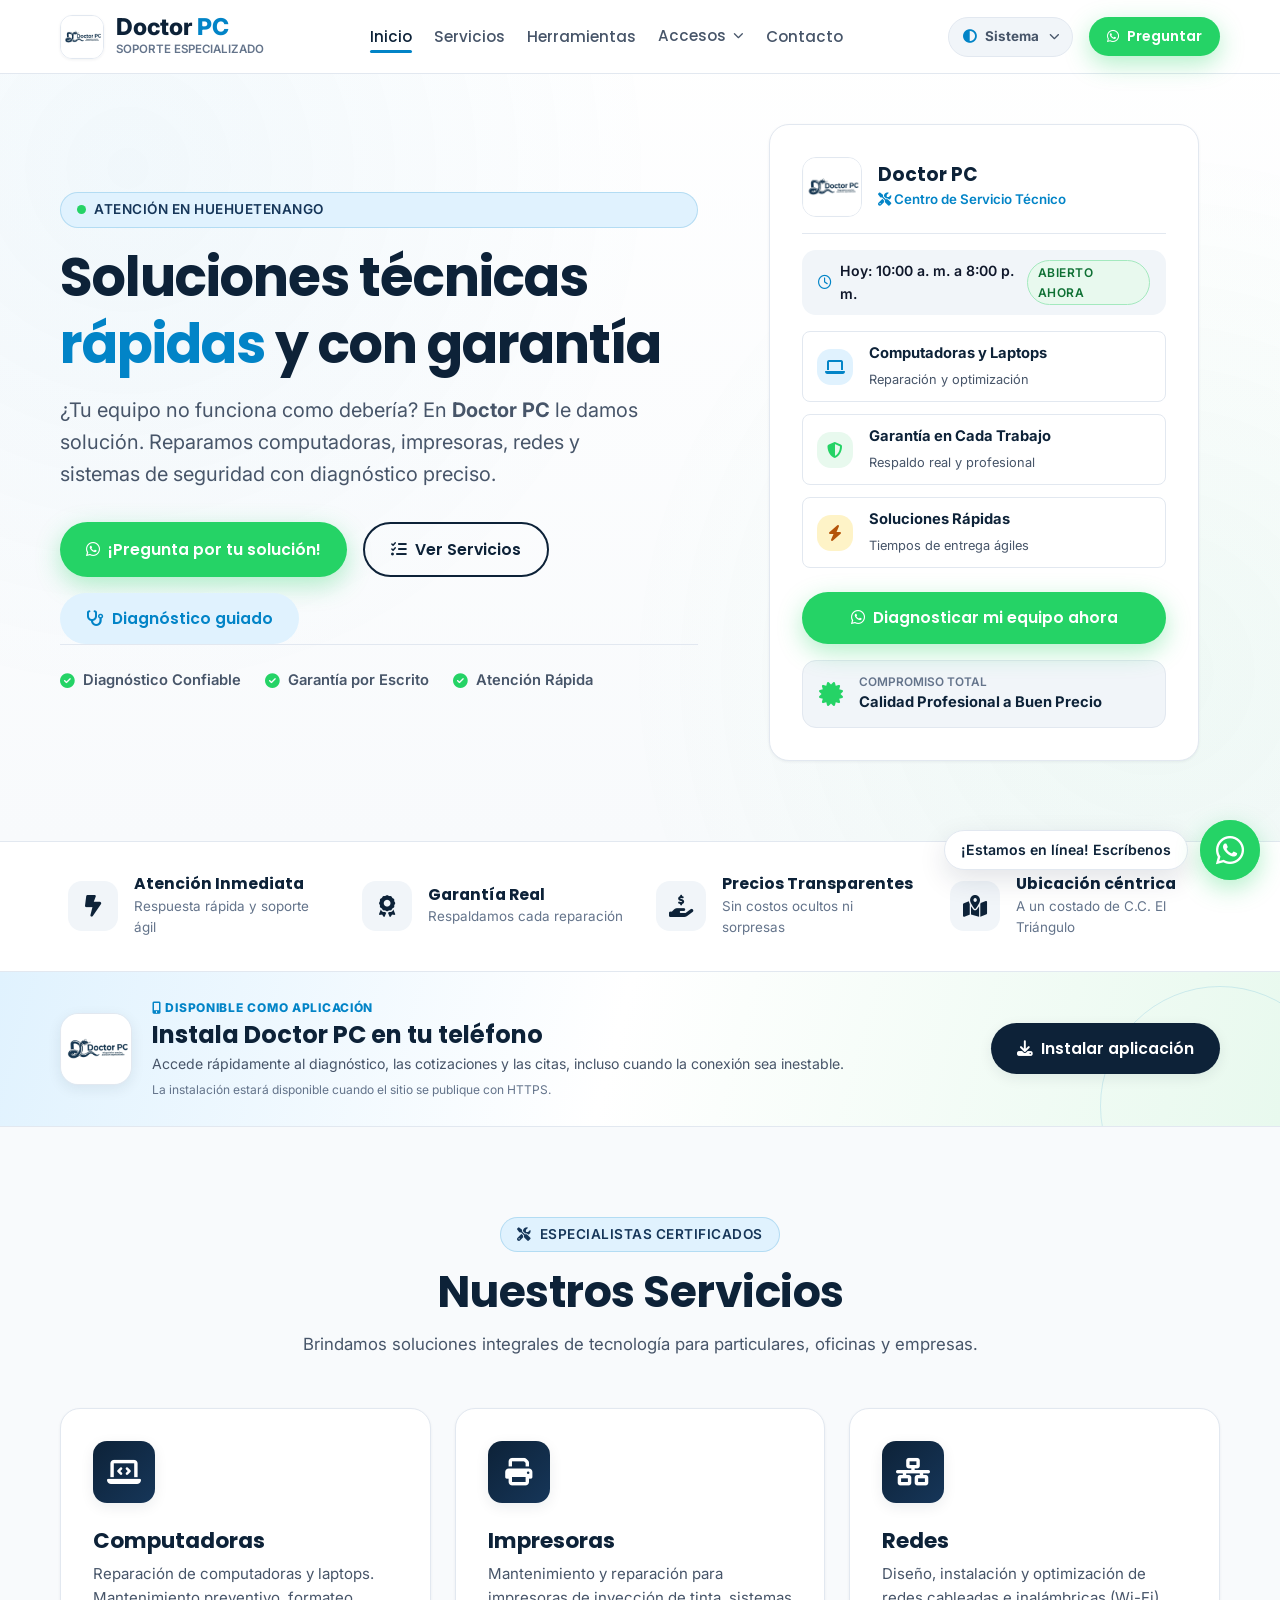
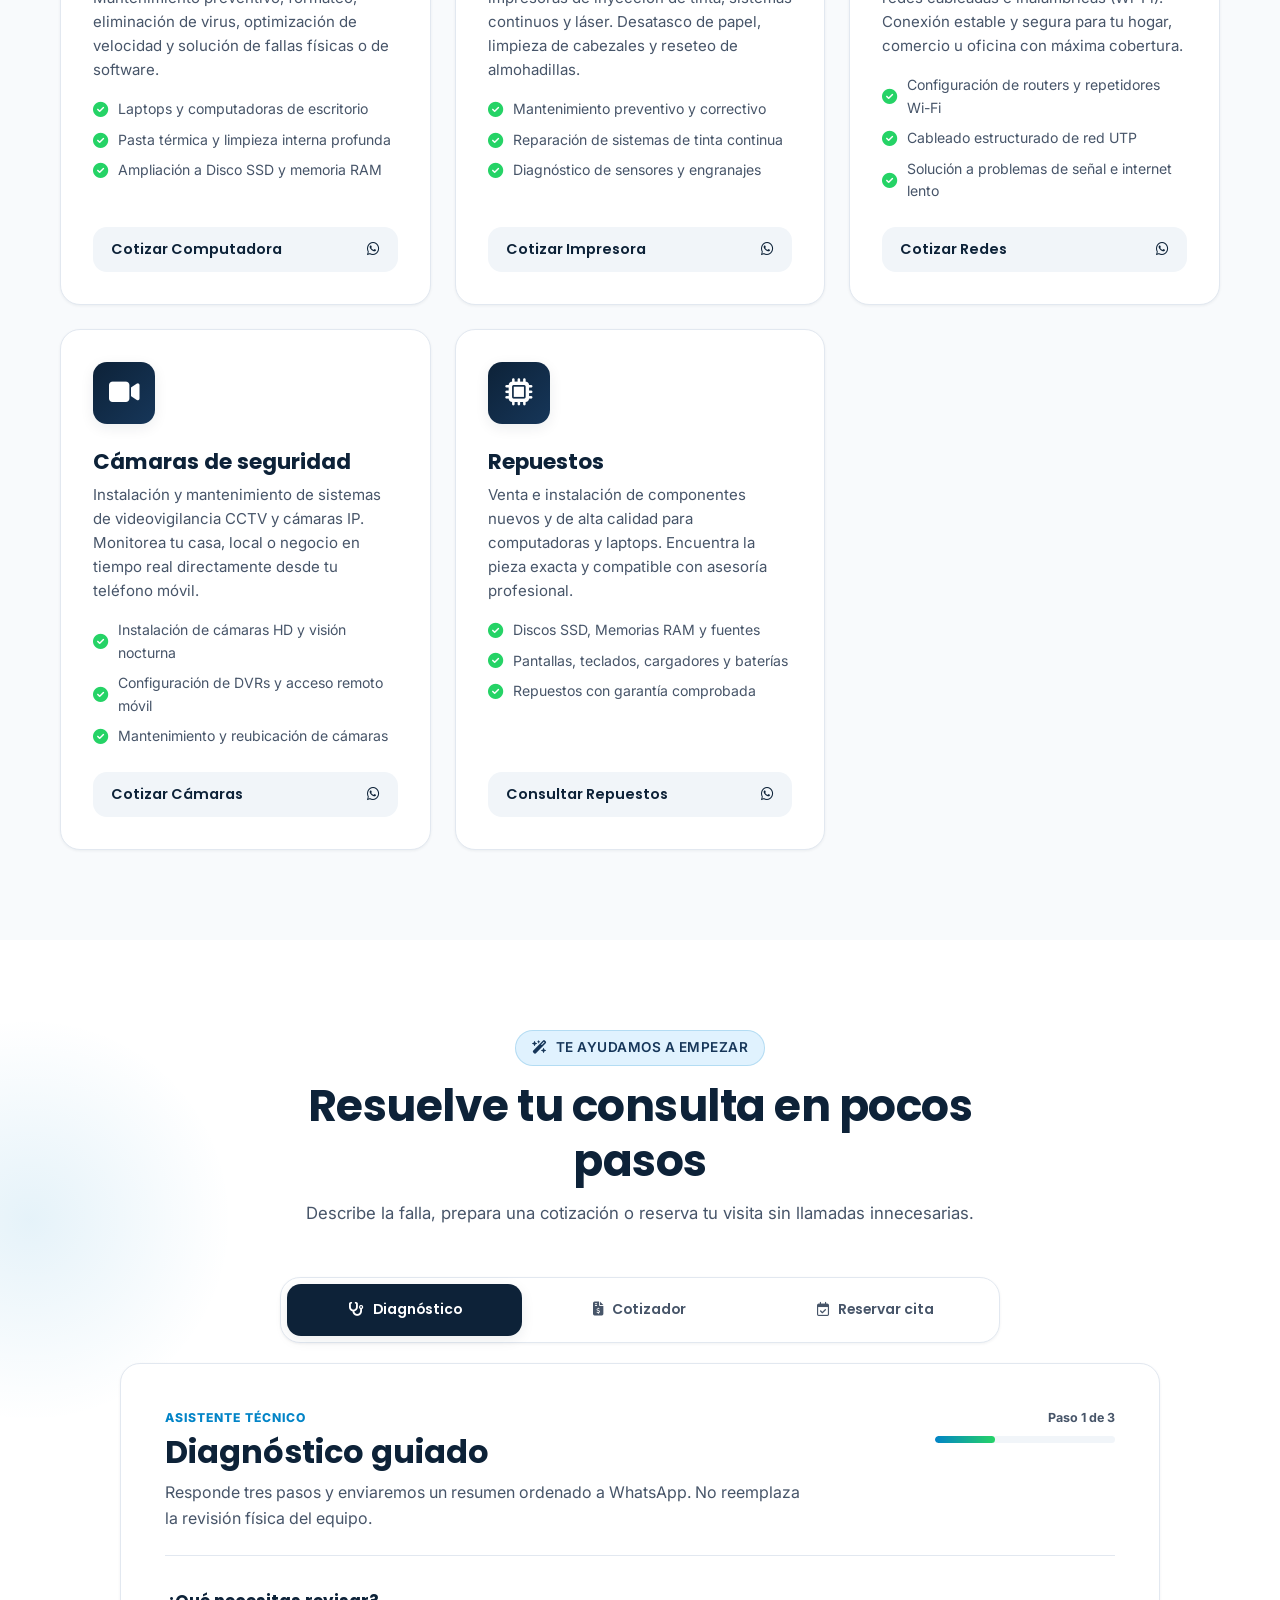
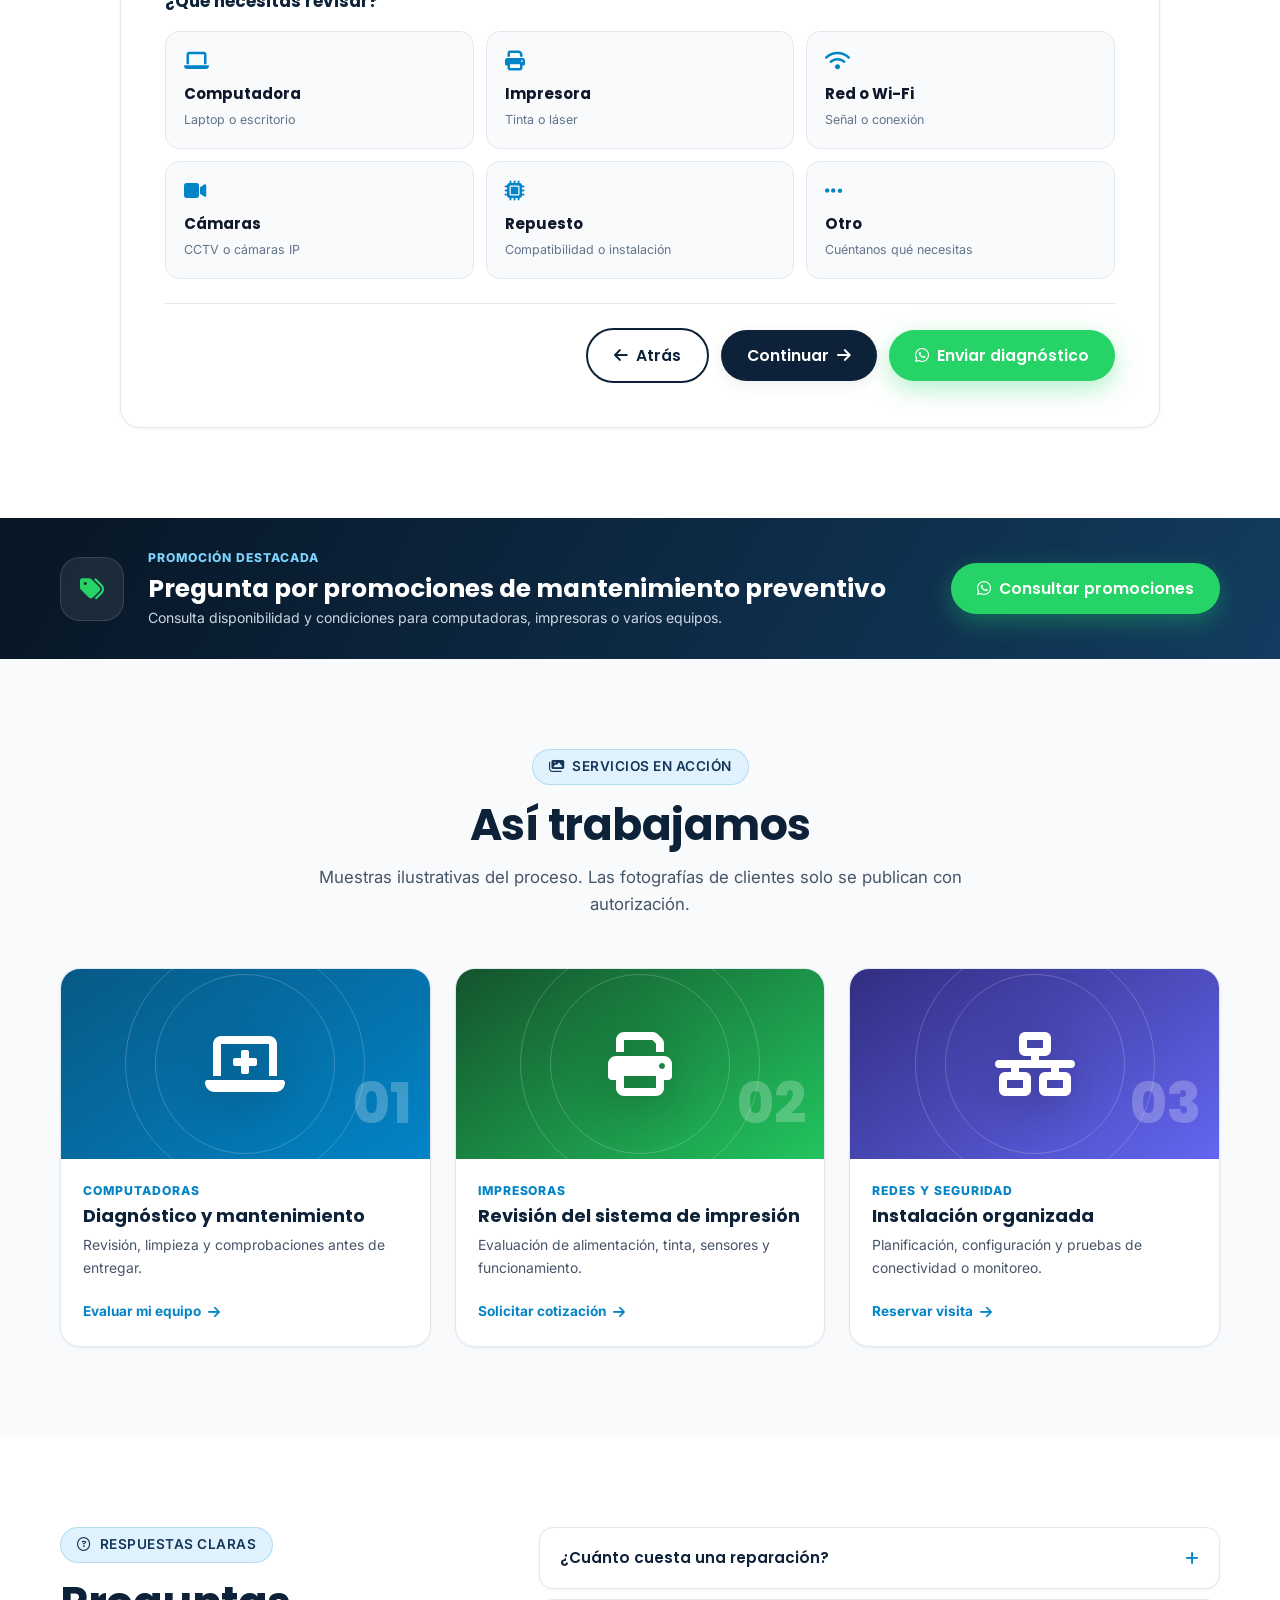
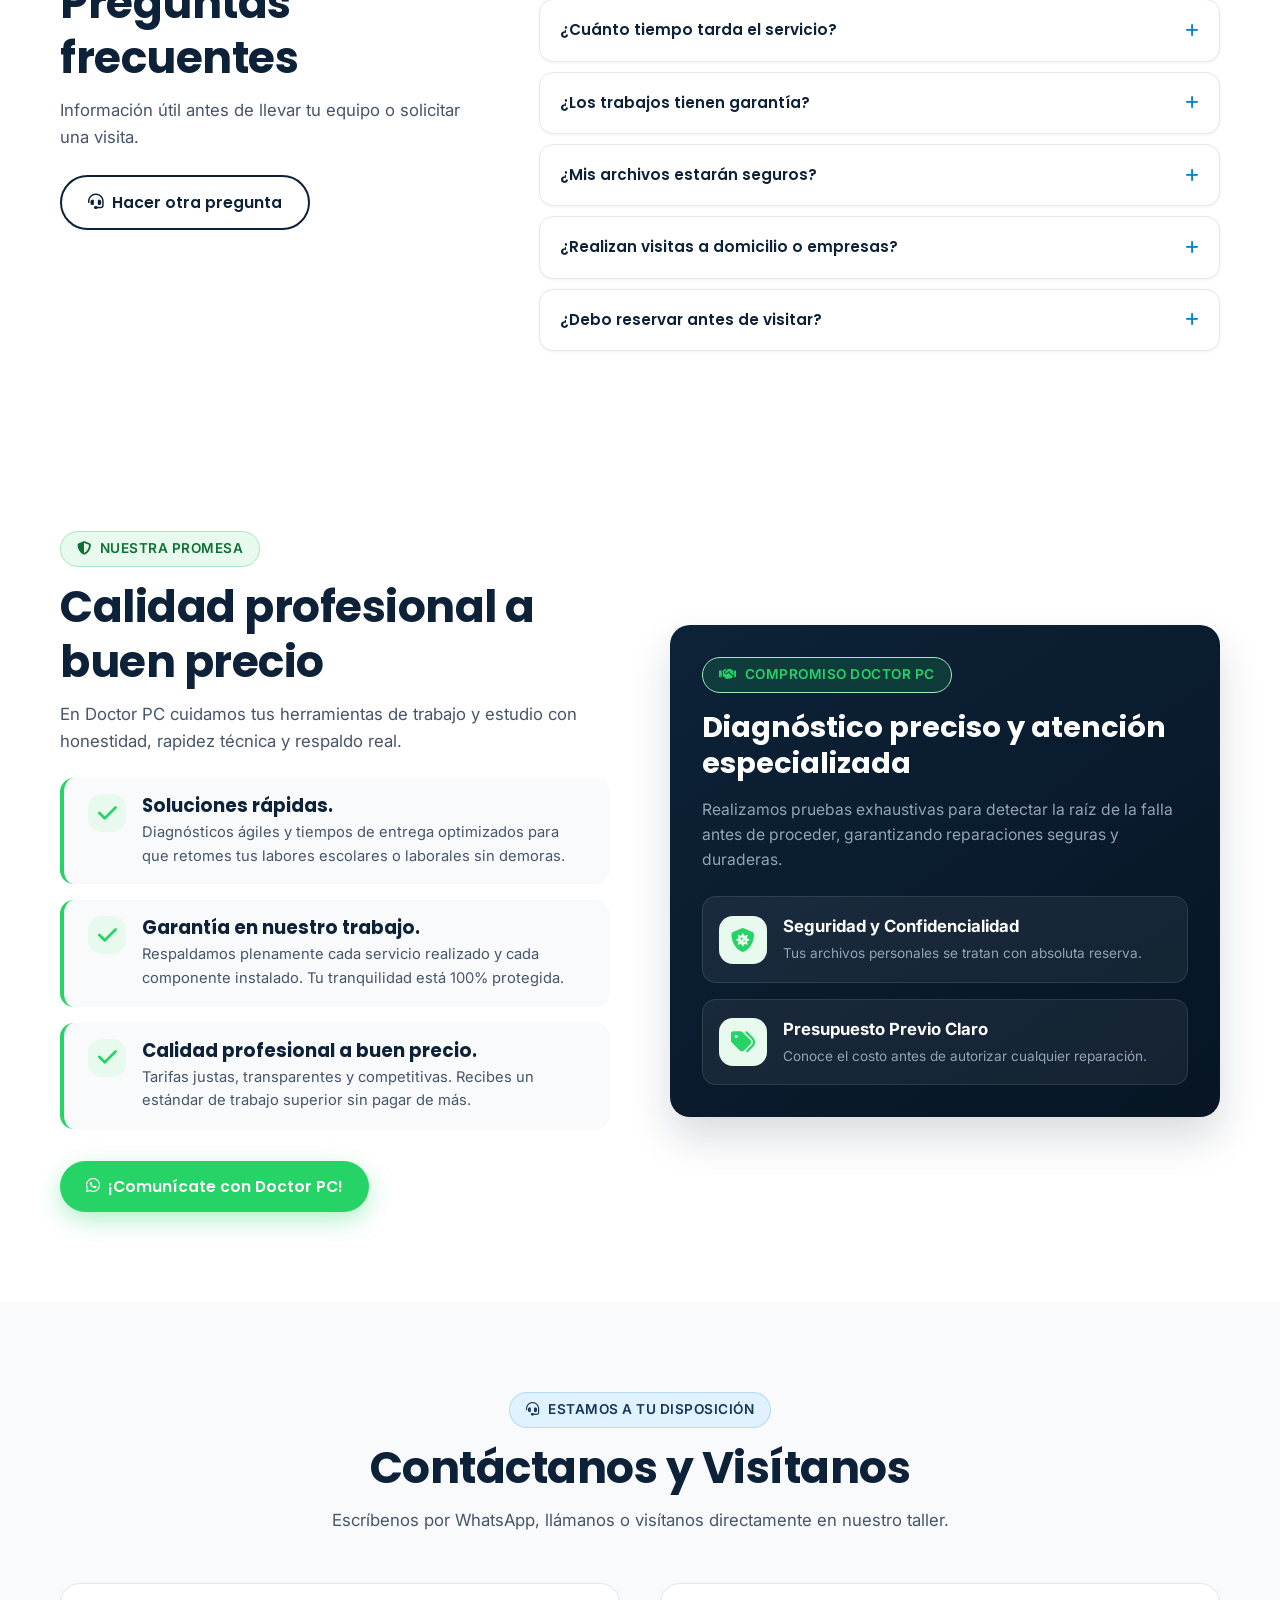
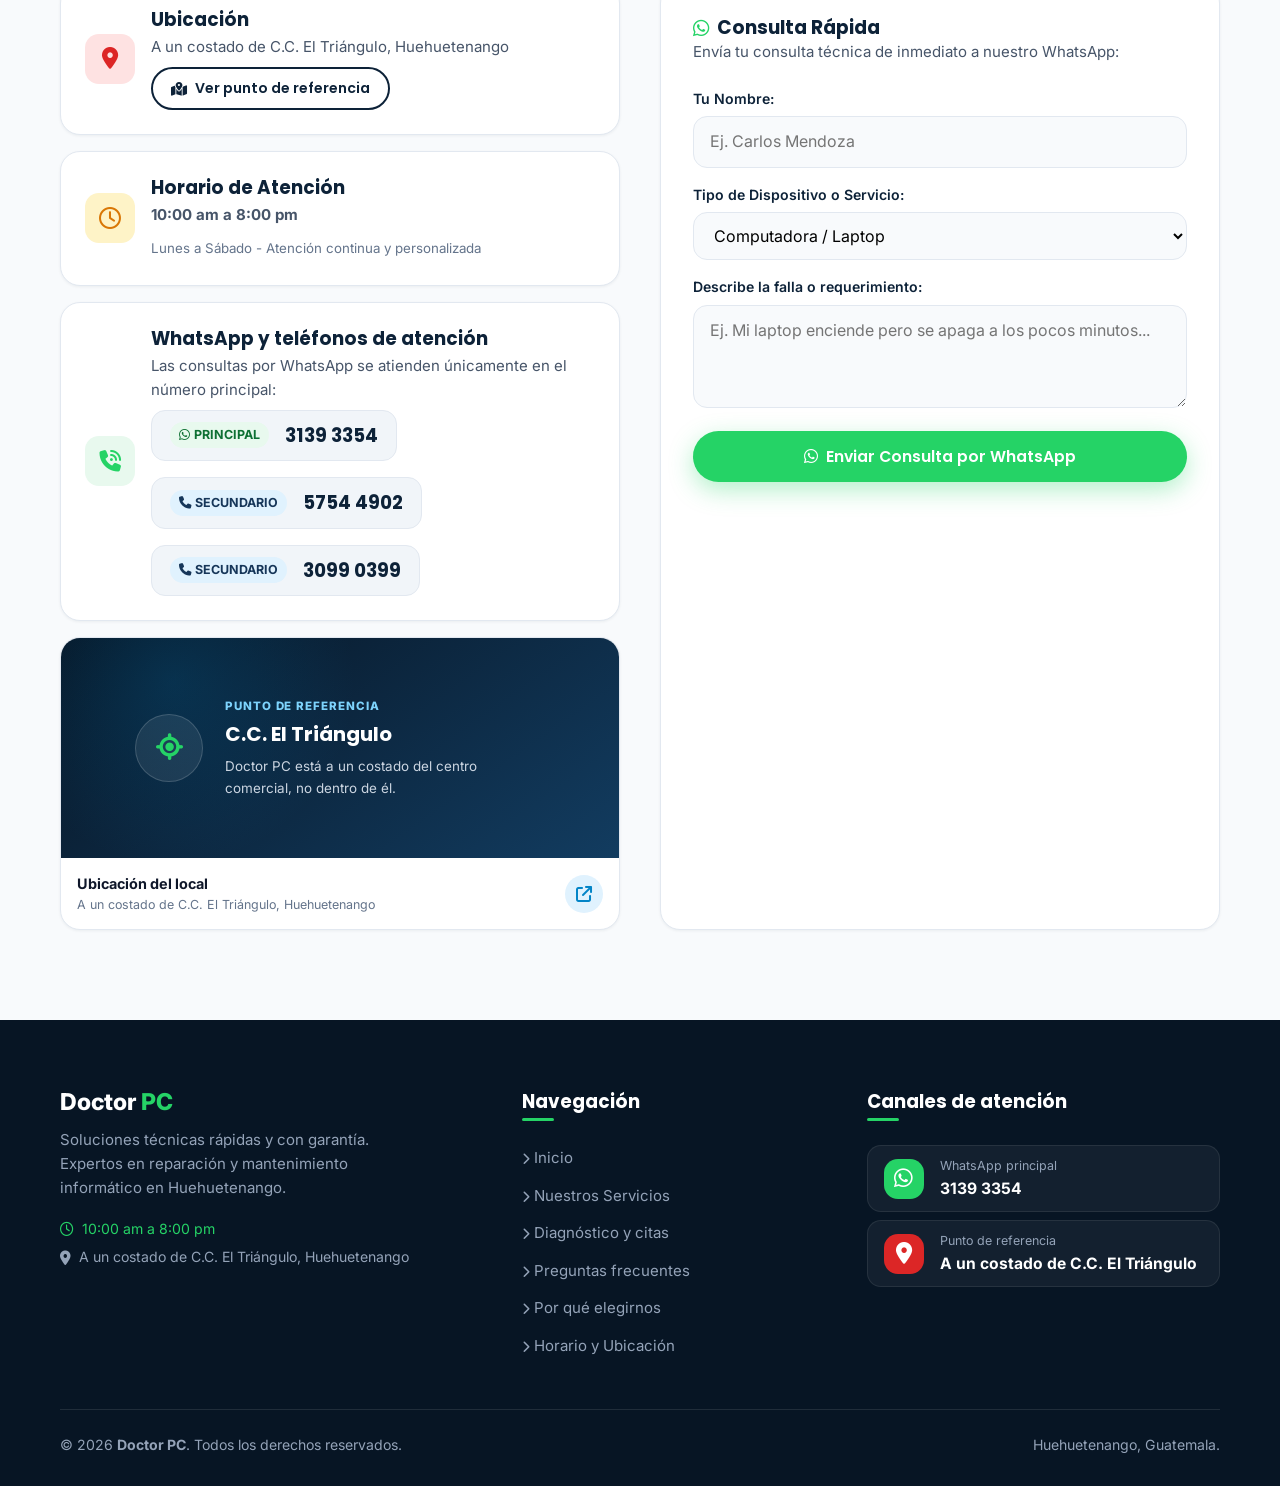
<file: index.html>
<!DOCTYPE html>
<html lang="es">
<head>
  <meta charset="UTF-8">
  <meta name="viewport" content="width=device-width, initial-scale=1.0, viewport-fit=cover">
  <title>Doctor PC | Soluciones técnicas rápidas y con garantía en Huehuetenango</title>
  
  <!-- Metadatos SEO y Redes Sociales -->
  <meta name="description" content="¿Tu equipo no funciona como debería? En Doctor PC le damos solución. Reparación de computadoras, impresoras, redes, cámaras y repuestos en Huehuetenango.">
  <meta name="theme-color" content="#0d2238">
  <meta name="application-name" content="Doctor PC">
  <meta name="mobile-web-app-capable" content="yes">
  <meta name="apple-mobile-web-app-capable" content="yes">
  <meta name="apple-mobile-web-app-status-bar-style" content="default">
  <meta name="apple-mobile-web-app-title" content="Doctor PC">
  <link rel="manifest" href="manifest.webmanifest">
  <link rel="icon" type="image/png" sizes="192x192" href="img/icons/icon-192.png">
  <link rel="apple-touch-icon" sizes="180x180" href="img/icons/apple-touch-icon.png">

  <!-- Aplica el tema antes de pintar la página para evitar destellos al cargar. -->
  <script>
    (() => {
      const validThemes = ['light', 'dark', 'system'];
      let preference = 'system';
      try {
        const savedTheme = localStorage.getItem('doctorpc-theme');
        if (validThemes.includes(savedTheme)) preference = savedTheme;
      } catch (_) {}
      const isDark = preference === 'dark' ||
        (preference === 'system' && matchMedia('(prefers-color-scheme: dark)').matches);
      document.documentElement.dataset.theme = isDark ? 'dark' : 'light';
      document.documentElement.dataset.themePreference = preference;
    })();
  </script>

  <!-- Fuentes Google: Poppins (Titulares) e Inter (Cuerpo) -->
  <link rel="preconnect" href="https://fonts.googleapis.com">
  <link rel="preconnect" href="https://fonts.gstatic.com" crossorigin>
  <link href="https://fonts.googleapis.com/css2?family=Inter:wght@400;500;600&family=Poppins:wght@600;700;800&display=swap" rel="stylesheet">

  <!-- Iconos Font Awesome 6 -->
  <link rel="stylesheet" href="https://cdnjs.cloudflare.com/ajax/libs/font-awesome/6.5.1/css/all.min.css" integrity="sha512-DTOQO9RWCH3ppGqcWaEA1BIZOC6xxalwEsw9c2QQeAIftl+Vegovlnee1c9QX4TctnWMn13TZye+giMm8e2LwA==" crossorigin="anonymous" referrerpolicy="no-referrer">

  <!-- Estilos Optimizados -->
  <link rel="stylesheet" href="css/styles.css">
</head>
<body>
  <a class="skip-link" href="#contenido-principal">Saltar al contenido principal</a>

  <!-- =========================================================================
       1. ENCABEZADO Y NAVEGACIÓN
       ========================================================================= -->
  <header class="site-header d-flex align-center" id="siteHeader">
    <div class="container flex-between">
      <!-- Logo en texto con isotipo oficial -->
      <a href="#inicio" class="brand-logo d-flex align-center" aria-label="Inicio Doctor PC">
        <img src="img/LogoDoctorPC.jpeg" alt="Logo Doctor PC" width="44" height="44">
        <div class="d-flex flex-column">
          <span class="brand-name">Doctor <span>PC</span></span>
          <span class="brand-tagline">Soporte Especializado</span>
        </div>
      </a>

      <!-- Menú Principal -->
      <nav aria-label="Navegación principal">
        <ul class="nav-menu d-flex align-center" id="navMenu">
          <li><a href="#inicio" class="nav-link active">Inicio</a></li>
          <li><a href="#servicios" class="nav-link">Servicios</a></li>
          <li><a href="#herramientas" class="nav-link">Herramientas</a></li>
          <li class="nav-quick-access" id="quickAccess">
            <button class="nav-link nav-quick-trigger" id="quickAccessButton" type="button" aria-haspopup="menu" aria-expanded="false" aria-controls="quickAccessMenu">
              Accesos <i class="fa-solid fa-chevron-down" aria-hidden="true"></i>
            </button>
            <div class="nav-quick-menu" id="quickAccessMenu" role="menu" aria-labelledby="quickAccessButton" hidden>
              <a href="#herramientas" role="menuitem" data-open-tool="diagnostico"><i class="fa-solid fa-stethoscope" aria-hidden="true"></i><span><strong>Diagnóstico</strong><small>Describe la falla paso a paso</small></span></a>
              <a href="#herramientas" role="menuitem" data-open-tool="cotizador"><i class="fa-solid fa-file-invoice-dollar" aria-hidden="true"></i><span><strong>Cotizador</strong><small>Prepara una solicitud completa</small></span></a>
              <a href="#herramientas" role="menuitem" data-open-tool="cita"><i class="fa-regular fa-calendar-check" aria-hidden="true"></i><span><strong>Reservar cita</strong><small>Elige fecha y horario</small></span></a>
              <a href="#promotionBanner" role="menuitem"><i class="fa-solid fa-tags" aria-hidden="true"></i><span><strong>Promociones</strong><small>Consulta ofertas disponibles</small></span></a>
              <a href="#trabajos" role="menuitem"><i class="fa-solid fa-screwdriver-wrench" aria-hidden="true"></i><span><strong>Cómo trabajamos</strong><small>Conoce nuestro proceso</small></span></a>
              <a href="#preguntas" role="menuitem"><i class="fa-regular fa-circle-question" aria-hidden="true"></i><span><strong>Preguntas frecuentes</strong><small>Resuelve dudas comunes</small></span></a>
              <a href="#por-que-elegirnos" role="menuitem"><i class="fa-solid fa-shield-halved" aria-hidden="true"></i><span><strong>Por qué elegirnos</strong><small>Garantía y atención profesional</small></span></a>
              <button class="nav-quick-install install-app-trigger" type="button" role="menuitem"><i class="fa-solid fa-mobile-screen-button" aria-hidden="true"></i><span><strong>Instalar aplicación</strong><small>Acceso rápido desde tu teléfono</small></span></button>
            </div>
          </li>
          <li><a href="#contacto" class="nav-link">Contacto</a></li>
          <li class="mobile-cta w-100" aria-label="Acciones rápidas">
            <span class="mobile-cta-label">Atención directa</span>
            <div class="mobile-cta-grid">
              <a href="https://wa.me/50231393354" class="btn btn-whatsapp" target="_blank" rel="noopener noreferrer">
                <i class="fa-brands fa-whatsapp"></i> WhatsApp
              </a>
              <a href="tel:+50231393354" class="btn btn-outline">
                <i class="fa-solid fa-phone"></i> Llamar
              </a>
            </div>
          </li>
        </ul>
      </nav>

      <!-- Acciones de Encabezado -->
      <div class="header-actions d-flex align-center gap-md">
        <!-- Selector desplegable de tema -->
        <div class="theme-switcher" id="themeSwitcher">
          <button class="theme-trigger" id="themeMenuButton" type="button" aria-haspopup="menu" aria-expanded="false" aria-controls="themeMenu" aria-label="Tema: Sistema">
            <i class="fa-solid fa-circle-half-stroke theme-current-icon" aria-hidden="true"></i>
            <span class="theme-current-label">Sistema</span>
            <i class="fa-solid fa-chevron-down theme-chevron" aria-hidden="true"></i>
          </button>
          <div class="theme-menu" id="themeMenu" role="menu" aria-labelledby="themeMenuButton" hidden>
            <button class="theme-option" type="button" role="menuitemradio" aria-checked="true" data-theme="system">
              <i class="fa-solid fa-circle-half-stroke" aria-hidden="true"></i>
              <span><strong>Sistema</strong><small>Usar la configuración del dispositivo</small></span>
              <i class="fa-solid fa-check option-check" aria-hidden="true"></i>
            </button>
            <button class="theme-option" type="button" role="menuitemradio" aria-checked="false" data-theme="light">
              <i class="fa-solid fa-sun" aria-hidden="true"></i>
              <span><strong>Claro</strong><small>Fondo claro siempre</small></span>
              <i class="fa-solid fa-check option-check" aria-hidden="true"></i>
            </button>
            <button class="theme-option" type="button" role="menuitemradio" aria-checked="false" data-theme="dark">
              <i class="fa-solid fa-moon" aria-hidden="true"></i>
              <span><strong>Oscuro</strong><small>Fondo oscuro siempre</small></span>
              <i class="fa-solid fa-check option-check" aria-hidden="true"></i>
            </button>
          </div>
        </div>
        <a href="https://wa.me/50231393354" class="btn btn-whatsapp btn-sm" target="_blank" rel="noopener noreferrer" aria-label="Preguntar por WhatsApp">
          <i class="fa-brands fa-whatsapp"></i> Preguntar
        </a>
        <button class="menu-toggle" id="menuToggle" aria-label="Abrir menú" aria-expanded="false" aria-controls="navMenu">
          <span></span><span></span><span></span>
        </button>
      </div>
    </div>
  </header>

  <!-- Overlay para menú móvil -->
  <div class="nav-overlay" id="navOverlay" aria-hidden="true"></div>

  <main id="contenido-principal">
    <!-- =========================================================================
         2. SECCIÓN PRINCIPAL (HERO)
         ========================================================================= -->
    <section class="section hero-section" id="inicio">
      <div class="container grid hero-grid">
        
        <!-- Texto Principal y Llamadas a la Acción -->
        <div class="hero-content d-flex flex-column">
          <span class="badge badge-blue">
            <span class="status-dot"></span> Atención en Huehuetenango
          </span>

          <h1 class="hero-title">
            Soluciones técnicas <span class="highlight">rápidas</span> y con garantía
          </h1>

          <p class="hero-subtitle">
            ¿Tu equipo no funciona como debería? En <strong>Doctor PC</strong> le damos solución. Reparamos computadoras, impresoras, redes y sistemas de seguridad con diagnóstico preciso.
          </p>

          <div class="hero-actions d-flex flex-wrap gap-md">
            <a href="https://wa.me/50231393354" class="btn btn-whatsapp" id="heroCtaWhatsapp" target="_blank" rel="noopener noreferrer">
              <i class="fa-brands fa-whatsapp"></i> ¡Pregunta por tu solución!
            </a>
            <a href="#servicios" class="btn btn-outline">
              <i class="fa-solid fa-list-check"></i> Ver Servicios
            </a>
            <a href="#herramientas" class="btn btn-ghost">
              <i class="fa-solid fa-stethoscope"></i> Diagnóstico guiado
            </a>
          </div>

          <div class="hero-guarantee d-flex flex-wrap w-100">
            <div class="guarantee-item d-flex align-center"><i class="fa-solid fa-circle-check"></i> Diagnóstico Confiable</div>
            <div class="guarantee-item d-flex align-center"><i class="fa-solid fa-circle-check"></i> Garantía por Escrito</div>
            <div class="guarantee-item d-flex align-center"><i class="fa-solid fa-circle-check"></i> Atención Rápida</div>
          </div>
        </div>

        <!-- Tarjeta de Diagnóstico Limpia e Integrada (Sin Sobreposiciones) -->
        <article class="card hero-card w-100">
          <div class="hero-card-header d-flex align-center">
            <img src="img/LogoDoctorPC.jpeg" alt="Sello Doctor PC" width="60" height="60">
            <div>
              <h3>Doctor PC</h3>
              <small style="color: var(--accent-blue); font-weight: 600;"><i class="fa-solid fa-screwdriver-wrench"></i> Centro de Servicio Técnico</small>
            </div>
          </div>

          <div class="hero-status-pill flex-between">
            <span class="d-flex align-center gap-sm"><i class="fa-regular fa-clock" style="color: var(--accent-blue);"></i> <span id="businessHoursText">Hoy: 10:00 a. m. a 8:00 p. m.</span></span>
            <span class="badge business-status" id="businessStatus" aria-live="polite">Consultando…</span>
          </div>

          <ul class="d-flex flex-column gap-xs">
            <li class="hero-feature-row d-flex align-center gap-md">
              <div class="icon-box icon-box-blue" style="width: 36px; height: 36px; font-size: 1rem;"><i class="fa-solid fa-laptop"></i></div>
              <div><strong>Computadoras y Laptops</strong><span>Reparación y optimización</span></div>
            </li>
            <li class="hero-feature-row d-flex align-center gap-md">
              <div class="icon-box icon-box-green" style="width: 36px; height: 36px; font-size: 1rem;"><i class="fa-solid fa-shield-halved"></i></div>
              <div><strong>Garantía en Cada Trabajo</strong><span>Respaldo real y profesional</span></div>
            </li>
            <li class="hero-feature-row d-flex align-center gap-md">
              <div class="icon-box icon-box-alt" style="width: 36px; height: 36px; font-size: 1rem; color: #b45309; background: #fef3c7;"><i class="fa-solid fa-bolt"></i></div>
              <div><strong>Soluciones Rápidas</strong><span>Tiempos de entrega ágiles</span></div>
            </li>
          </ul>

          <a href="https://wa.me/50231393354" class="btn btn-whatsapp w-100" style="margin-top: var(--space-md);" target="_blank" rel="noopener noreferrer">
            <i class="fa-brands fa-whatsapp"></i> Diagnosticar mi equipo ahora
          </a>

          <!-- Sello de Confianza Integrado sin Colisiones -->
          <div class="hero-card-trust-seal d-flex align-center">
            <i class="fa-solid fa-certificate"></i>
            <div class="d-flex flex-column">
              <span>Compromiso Total</span>
              <strong>Calidad Profesional a Buen Precio</strong>
            </div>
          </div>
        </article>

      </div>
    </section>

    <!-- =========================================================================
         BARRA DE CONFIANZA / STATS
         ========================================================================= -->
    <section class="trust-bar" aria-label="Ventajas clave">
      <div class="container grid trust-grid">
        <div class="trust-item d-flex align-center">
          <div class="icon-box icon-box-alt"><i class="fa-solid fa-bolt-lightning"></i></div>
          <div><h4>Atención Inmediata</h4><p>Respuesta rápida y soporte ágil</p></div>
        </div>
        <div class="trust-item d-flex align-center">
          <div class="icon-box icon-box-alt"><i class="fa-solid fa-award"></i></div>
          <div><h4>Garantía Real</h4><p>Respaldamos cada reparación</p></div>
        </div>
        <div class="trust-item d-flex align-center">
          <div class="icon-box icon-box-alt"><i class="fa-solid fa-hand-holding-dollar"></i></div>
          <div><h4>Precios Transparentes</h4><p>Sin costos ocultos ni sorpresas</p></div>
        </div>
        <div class="trust-item d-flex align-center">
          <div class="icon-box icon-box-alt"><i class="fa-solid fa-map-location-dot"></i></div>
          <div><h4>Ubicación céntrica</h4><p>A un costado de C.C. El Triángulo</p></div>
        </div>
      </div>
    </section>

    <!-- INSTALACIÓN DE LA PWA -->
    <section class="pwa-install-strip" id="pwaInstallSection" aria-labelledby="pwaInstallTitle">
      <div class="container pwa-install-layout">
        <img src="img/icons/icon-192.png" width="72" height="72" alt="" aria-hidden="true">
        <div class="pwa-install-copy">
          <span class="pwa-install-eyebrow"><i class="fa-solid fa-mobile-screen-button" aria-hidden="true"></i> Disponible como aplicación</span>
          <h2 id="pwaInstallTitle">Instala Doctor PC en tu teléfono</h2>
          <p>Accede rápidamente al diagnóstico, las cotizaciones y las citas, incluso cuando la conexión sea inestable.</p>
          <span class="pwa-install-status" id="pwaInstallStatus" role="status">Instalación disponible en teléfonos y computadoras compatibles.</span>
        </div>
        <button class="btn btn-primary install-app-trigger" type="button">
          <i class="fa-solid fa-download" aria-hidden="true"></i> Instalar aplicación
        </button>
      </div>
    </section>

    <!-- =========================================================================
         3. SECCIÓN DE SERVICIOS
         ========================================================================= -->
    <section class="section" id="servicios">
      <div class="container">
        <header class="section-header">
          <span class="badge badge-blue"><i class="fa-solid fa-screwdriver-wrench"></i> Especialistas Certificados</span>
          <h2 class="section-title">Nuestros Servicios</h2>
          <p class="section-desc">Brindamos soluciones integrales de tecnología para particulares, oficinas y empresas.</p>
        </header>

        <div class="grid services-grid">
          <!-- 1. Computadoras -->
          <article class="card service-card">
            <div class="icon-box icon-box-primary"><i class="fa-solid fa-laptop-code"></i></div>
            <h3 class="service-title">Computadoras</h3>
            <p class="service-desc">Reparación de computadoras y laptops. Mantenimiento preventivo, formateo, eliminación de virus, optimización de velocidad y solución de fallas físicas o de software.</p>
            <ul class="service-features">
              <li><i class="fa-solid fa-circle-check"></i> Laptops y computadoras de escritorio</li>
              <li><i class="fa-solid fa-circle-check"></i> Pasta térmica y limpieza interna profunda</li>
              <li><i class="fa-solid fa-circle-check"></i> Ampliación a Disco SSD y memoria RAM</li>
            </ul>
            <a href="https://wa.me/50231393354" class="service-btn flex-between js-service-whatsapp" data-service="Computadoras y laptops" target="_blank" rel="noopener noreferrer">
              <span>Cotizar Computadora</span><i class="fa-brands fa-whatsapp"></i>
            </a>
          </article>

          <!-- 2. Impresoras -->
          <article class="card service-card">
            <div class="icon-box icon-box-primary"><i class="fa-solid fa-print"></i></div>
            <h3 class="service-title">Impresoras</h3>
            <p class="service-desc">Mantenimiento y reparación para impresoras de inyección de tinta, sistemas continuos y láser. Desatasco de papel, limpieza de cabezales y reseteo de almohadillas.</p>
            <ul class="service-features">
              <li><i class="fa-solid fa-circle-check"></i> Mantenimiento preventivo y correctivo</li>
              <li><i class="fa-solid fa-circle-check"></i> Reparación de sistemas de tinta continua</li>
              <li><i class="fa-solid fa-circle-check"></i> Diagnóstico de sensores y engranajes</li>
            </ul>
            <a href="https://wa.me/50231393354" class="service-btn flex-between js-service-whatsapp" data-service="Impresoras" target="_blank" rel="noopener noreferrer">
              <span>Cotizar Impresora</span><i class="fa-brands fa-whatsapp"></i>
            </a>
          </article>

          <!-- 3. Redes -->
          <article class="card service-card">
            <div class="icon-box icon-box-primary"><i class="fa-solid fa-network-wired"></i></div>
            <h3 class="service-title">Redes</h3>
            <p class="service-desc">Diseño, instalación y optimización de redes cableadas e inalámbricas (Wi-Fi). Conexión estable y segura para tu hogar, comercio u oficina con máxima cobertura.</p>
            <ul class="service-features">
              <li><i class="fa-solid fa-circle-check"></i> Configuración de routers y repetidores Wi-Fi</li>
              <li><i class="fa-solid fa-circle-check"></i> Cableado estructurado de red UTP</li>
              <li><i class="fa-solid fa-circle-check"></i> Solución a problemas de señal e internet lento</li>
            </ul>
            <a href="https://wa.me/50231393354" class="service-btn flex-between js-service-whatsapp" data-service="Redes e Internet" target="_blank" rel="noopener noreferrer">
              <span>Cotizar Redes</span><i class="fa-brands fa-whatsapp"></i>
            </a>
          </article>

          <!-- 4. Cámaras de Seguridad -->
          <article class="card service-card">
            <div class="icon-box icon-box-primary"><i class="fa-solid fa-video"></i></div>
            <h3 class="service-title">Cámaras de seguridad</h3>
            <p class="service-desc">Instalación y mantenimiento de sistemas de videovigilancia CCTV y cámaras IP. Monitorea tu casa, local o negocio en tiempo real directamente desde tu teléfono móvil.</p>
            <ul class="service-features">
              <li><i class="fa-solid fa-circle-check"></i> Instalación de cámaras HD y visión nocturna</li>
              <li><i class="fa-solid fa-circle-check"></i> Configuración de DVRs y acceso remoto móvil</li>
              <li><i class="fa-solid fa-circle-check"></i> Mantenimiento y reubicación de cámaras</li>
            </ul>
            <a href="https://wa.me/50231393354" class="service-btn flex-between js-service-whatsapp" data-service="Cámaras de seguridad" target="_blank" rel="noopener noreferrer">
              <span>Cotizar Cámaras</span><i class="fa-brands fa-whatsapp"></i>
            </a>
          </article>

          <!-- 5. Repuestos -->
          <article class="card service-card">
            <div class="icon-box icon-box-primary"><i class="fa-solid fa-microchip"></i></div>
            <h3 class="service-title">Repuestos</h3>
            <p class="service-desc">Venta e instalación de componentes nuevos y de alta calidad para computadoras y laptops. Encuentra la pieza exacta y compatible con asesoría profesional.</p>
            <ul class="service-features">
              <li><i class="fa-solid fa-circle-check"></i> Discos SSD, Memorias RAM y fuentes</li>
              <li><i class="fa-solid fa-circle-check"></i> Pantallas, teclados, cargadores y baterías</li>
              <li><i class="fa-solid fa-circle-check"></i> Repuestos con garantía comprobada</li>
            </ul>
            <a href="https://wa.me/50231393354" class="service-btn flex-between js-service-whatsapp" data-service="Repuestos y componentes" target="_blank" rel="noopener noreferrer">
              <span>Consultar Repuestos</span><i class="fa-brands fa-whatsapp"></i>
            </a>
          </article>
        </div>
      </div>
    </section>

    <!-- =========================================================================
         CENTRO DE HERRAMIENTAS INTERACTIVAS
         ========================================================================= -->
    <section class="section section-alt tools-section" id="herramientas">
      <div class="container">
        <header class="section-header">
          <span class="badge badge-blue"><i class="fa-solid fa-wand-magic-sparkles"></i> Te ayudamos a empezar</span>
          <h2 class="section-title">Resuelve tu consulta en pocos pasos</h2>
          <p class="section-desc">Describe la falla, prepara una cotización o reserva tu visita sin llamadas innecesarias.</p>
        </header>

        <div class="tool-tabs" role="tablist" aria-label="Herramientas de atención">
          <button class="tool-tab is-active" id="tab-diagnostico" type="button" role="tab" aria-selected="true" aria-controls="panel-diagnostico" data-tool="diagnostico">
            <i class="fa-solid fa-stethoscope" aria-hidden="true"></i><span>Diagnóstico</span>
          </button>
          <button class="tool-tab" id="tab-cotizador" type="button" role="tab" aria-selected="false" aria-controls="panel-cotizador" data-tool="cotizador" tabindex="-1">
            <i class="fa-solid fa-file-invoice-dollar" aria-hidden="true"></i><span>Cotizador</span>
          </button>
          <button class="tool-tab" id="tab-cita" type="button" role="tab" aria-selected="false" aria-controls="panel-cita" data-tool="cita" tabindex="-1">
            <i class="fa-regular fa-calendar-check" aria-hidden="true"></i><span>Reservar cita</span>
          </button>
        </div>

        <div class="tool-panels card">
          <!-- Diagnóstico y test rápido -->
          <section class="tool-panel is-active" id="panel-diagnostico" role="tabpanel" aria-labelledby="tab-diagnostico" data-panel="diagnostico">
            <div class="tool-intro">
              <div>
                <span class="tool-kicker">Asistente técnico</span>
                <h3>Diagnóstico guiado</h3>
                <p>Responde tres pasos y enviaremos un resumen ordenado a WhatsApp. No reemplaza la revisión física del equipo.</p>
              </div>
              <div class="wizard-progress" aria-label="Progreso del diagnóstico">
                <span class="wizard-progress-text" id="diagnosticProgressText">Paso 1 de 3</span>
                <div class="progress-track"><span id="diagnosticProgressBar" style="width: 33.333%;"></span></div>
              </div>
            </div>

            <form id="diagnosticWizard" novalidate>
              <fieldset class="wizard-step is-active" data-step="1">
                <legend>¿Qué necesitas revisar?</legend>
                <div class="choice-grid">
                  <label class="choice-card">
                    <input type="radio" name="diagnosticDevice" value="Computadora o laptop" required>
                    <span><i class="fa-solid fa-laptop" aria-hidden="true"></i><strong>Computadora</strong><small>Laptop o escritorio</small></span>
                  </label>
                  <label class="choice-card">
                    <input type="radio" name="diagnosticDevice" value="Impresora" required>
                    <span><i class="fa-solid fa-print" aria-hidden="true"></i><strong>Impresora</strong><small>Tinta o láser</small></span>
                  </label>
                  <label class="choice-card">
                    <input type="radio" name="diagnosticDevice" value="Red o conexión Wi-Fi" required>
                    <span><i class="fa-solid fa-wifi" aria-hidden="true"></i><strong>Red o Wi-Fi</strong><small>Señal o conexión</small></span>
                  </label>
                  <label class="choice-card">
                    <input type="radio" name="diagnosticDevice" value="Sistema de cámaras" required>
                    <span><i class="fa-solid fa-video" aria-hidden="true"></i><strong>Cámaras</strong><small>CCTV o cámaras IP</small></span>
                  </label>
                  <label class="choice-card">
                    <input type="radio" name="diagnosticDevice" value="Repuesto o componente" required>
                    <span><i class="fa-solid fa-microchip" aria-hidden="true"></i><strong>Repuesto</strong><small>Compatibilidad o instalación</small></span>
                  </label>
                  <label class="choice-card">
                    <input type="radio" name="diagnosticDevice" value="Otro equipo o servicio" required>
                    <span><i class="fa-solid fa-ellipsis" aria-hidden="true"></i><strong>Otro</strong><small>Cuéntanos qué necesitas</small></span>
                  </label>
                </div>
              </fieldset>

              <fieldset class="wizard-step" data-step="2" hidden>
                <legend>¿Cuál describe mejor el problema?</legend>
                <div class="choice-grid choice-grid-compact">
                  <label class="choice-card"><input type="radio" name="diagnosticSymptom" value="No enciende" required><span><i class="fa-solid fa-power-off" aria-hidden="true"></i><strong>No enciende</strong></span></label>
                  <label class="choice-card"><input type="radio" name="diagnosticSymptom" value="Funciona lento" required><span><i class="fa-solid fa-gauge-low" aria-hidden="true"></i><strong>Funciona lento</strong></span></label>
                  <label class="choice-card"><input type="radio" name="diagnosticSymptom" value="Se calienta o se apaga" required><span><i class="fa-solid fa-temperature-high" aria-hidden="true"></i><strong>Se calienta</strong></span></label>
                  <label class="choice-card"><input type="radio" name="diagnosticSymptom" value="Muestra un error" required><span><i class="fa-solid fa-triangle-exclamation" aria-hidden="true"></i><strong>Muestra un error</strong></span></label>
                  <label class="choice-card"><input type="radio" name="diagnosticSymptom" value="Necesita instalación o configuración" required><span><i class="fa-solid fa-gears" aria-hidden="true"></i><strong>Instalación</strong></span></label>
                  <label class="choice-card"><input type="radio" name="diagnosticSymptom" value="Otro problema" required><span><i class="fa-solid fa-comment-dots" aria-hidden="true"></i><strong>Otro problema</strong></span></label>
                </div>
              </fieldset>

              <fieldset class="wizard-step" data-step="3" hidden>
                <legend>Completa los detalles</legend>
                <div class="form-grid">
                  <div class="form-group">
                    <label for="diagnosticName">Tu nombre</label>
                    <input class="form-control" type="text" id="diagnosticName" name="diagnosticName" autocomplete="name" required placeholder="Ej. Andrea López">
                  </div>
                  <div class="form-group">
                    <label for="diagnosticUrgency">¿Qué tan urgente es?</label>
                    <select class="form-control" id="diagnosticUrgency" name="diagnosticUrgency">
                      <option>Puede esperar algunos días</option>
                      <option>Lo necesito pronto</option>
                      <option>Es urgente</option>
                    </select>
                  </div>
                  <div class="form-group form-group-full">
                    <label for="diagnosticDetails">Describe qué ocurrió</label>
                    <textarea class="form-control" id="diagnosticDetails" name="diagnosticDetails" rows="4" required placeholder="Indica desde cuándo ocurre, mensajes de error o cualquier detalle útil."></textarea>
                  </div>
                  <div class="form-group form-group-full">
                    <label for="diagnosticPhoto">Fotografía opcional</label>
                    <input class="visually-hidden" type="file" id="diagnosticPhoto" name="diagnosticPhoto" accept="image/jpeg,image/png,image/webp">
                    <label class="file-drop" for="diagnosticPhoto">
                      <i class="fa-regular fa-image" aria-hidden="true"></i>
                      <span><strong id="diagnosticPhotoLabel">Seleccionar fotografía</strong><small>JPG, PNG o WebP · máximo 8 MB. WhatsApp se abrirá y podrás adjuntarla allí.</small></span>
                    </label>
                  </div>
                </div>
              </fieldset>

              <p class="form-feedback" id="diagnosticFeedback" role="alert" hidden></p>
              <div class="wizard-actions">
                <button class="btn btn-outline" id="diagnosticBack" type="button" hidden><i class="fa-solid fa-arrow-left"></i> Atrás</button>
                <button class="btn btn-primary" id="diagnosticNext" type="button">Continuar <i class="fa-solid fa-arrow-right"></i></button>
                <button class="btn btn-whatsapp" id="diagnosticSubmit" type="submit" hidden><i class="fa-brands fa-whatsapp"></i> Enviar diagnóstico</button>
              </div>
            </form>
          </section>

          <!-- Cotizador -->
          <section class="tool-panel" id="panel-cotizador" role="tabpanel" aria-labelledby="tab-cotizador" data-panel="cotizador" hidden>
            <div class="tool-intro">
              <div><span class="tool-kicker">Presupuesto sin sorpresas</span><h3>Cotizador orientativo</h3><p>Selecciona lo que necesitas. No inventamos un precio sin revisar el equipo; recibirás una solicitud completa para confirmar el monto antes de autorizar.</p></div>
              <div class="privacy-chip"><i class="fa-solid fa-shield-halved"></i> Sin compromiso</div>
            </div>
            <form id="quoteForm">
              <div class="quote-layout">
                <div>
                  <fieldset>
                    <legend>Servicios requeridos</legend>
                    <div class="check-list">
                      <label><input type="checkbox" name="quoteServices" value="Diagnóstico técnico"><span>Diagnóstico técnico</span></label>
                      <label><input type="checkbox" name="quoteServices" value="Mantenimiento o limpieza"><span>Mantenimiento o limpieza</span></label>
                      <label><input type="checkbox" name="quoteServices" value="Reparación"><span>Reparación</span></label>
                      <label><input type="checkbox" name="quoteServices" value="Instalación o configuración"><span>Instalación o configuración</span></label>
                      <label><input type="checkbox" name="quoteServices" value="Repuesto"><span>Repuesto</span></label>
                      <label><input type="checkbox" name="quoteServices" value="Visita técnica"><span>Visita técnica</span></label>
                    </div>
                  </fieldset>
                  <div class="form-grid quote-fields">
                    <div class="form-group"><label for="quoteDevice">Equipo o sistema</label><input class="form-control" id="quoteDevice" name="quoteDevice" required placeholder="Ej. Laptop Lenovo"></div>
                    <div class="form-group"><label for="quoteLocation">Modalidad</label><select class="form-control" id="quoteLocation" name="quoteLocation"><option>Entrega en el taller</option><option>Solicitar visita técnica</option><option>Necesito orientación</option></select></div>
                    <div class="form-group form-group-full"><label for="quoteNotes">Detalles adicionales</label><textarea class="form-control" id="quoteNotes" name="quoteNotes" rows="3" placeholder="Modelo, falla, cantidad de equipos o componentes requeridos."></textarea></div>
                  </div>
                </div>
                <aside class="quote-summary" aria-live="polite">
                  <span class="tool-kicker">Tu solicitud</span>
                  <h4 id="quoteSummaryTitle">Aún no has seleccionado servicios</h4>
                  <ul id="quoteSummaryList"><li>Elige una o varias opciones para preparar tu solicitud.</li></ul>
                  <div class="quote-notice"><i class="fa-solid fa-circle-info"></i><span>El precio final se confirma después de conocer el modelo y evaluar la falla.</span></div>
                  <button class="btn btn-whatsapp w-100" type="submit"><i class="fa-brands fa-whatsapp"></i> Solicitar cotización</button>
                </aside>
              </div>
              <p class="form-feedback" id="quoteFeedback" role="alert" hidden></p>
            </form>
          </section>

          <!-- Reserva -->
          <section class="tool-panel" id="panel-cita" role="tabpanel" aria-labelledby="tab-cita" data-panel="cita" hidden>
            <div class="tool-intro">
              <div><span class="tool-kicker">Planifica tu visita</span><h3>Reserva de cita</h3><p>Elige una fecha y un horario disponible. La reserva se confirma personalmente por WhatsApp.</p></div>
              <div class="privacy-chip"><i class="fa-regular fa-clock"></i> Lunes a sábado</div>
            </div>
            <form id="appointmentForm">
              <div class="form-grid appointment-grid">
                <div class="form-group"><label for="appointmentName">Nombre</label><input class="form-control" id="appointmentName" name="appointmentName" autocomplete="name" required></div>
                <div class="form-group"><label for="appointmentService">Servicio</label><select class="form-control" id="appointmentService" name="appointmentService" required><option value="">Selecciona una opción</option><option>Computadora o laptop</option><option>Impresora</option><option>Redes e Internet</option><option>Cámaras de seguridad</option><option>Repuestos</option><option>Otro servicio</option></select></div>
                <div class="form-group"><label for="appointmentDate">Fecha preferida</label><input class="form-control" type="date" id="appointmentDate" name="appointmentDate" required></div>
                <div class="form-group"><label for="appointmentTime">Hora preferida</label><select class="form-control" id="appointmentTime" name="appointmentTime" required><option value="">Selecciona un horario</option><option>10:00 a. m.</option><option>11:00 a. m.</option><option>12:00 p. m.</option><option>1:00 p. m.</option><option>2:00 p. m.</option><option>3:00 p. m.</option><option>4:00 p. m.</option><option>5:00 p. m.</option><option>6:00 p. m.</option><option>7:00 p. m.</option></select></div>
                <div class="form-group form-group-full"><label for="appointmentNotes">¿Qué debemos saber?</label><textarea class="form-control" id="appointmentNotes" name="appointmentNotes" rows="3" placeholder="Describe brevemente el equipo y el problema."></textarea></div>
              </div>
              <p class="form-feedback" id="appointmentFeedback" role="alert" hidden></p>
              <div class="form-submit-row"><span><i class="fa-solid fa-circle-info"></i> La cita queda pendiente hasta recibir confirmación.</span><button class="btn btn-whatsapp" type="submit"><i class="fa-brands fa-whatsapp"></i> Solicitar cita</button></div>
            </form>
          </section>

        </div>
      </div>
    </section>

    <!-- PROMOCIONES CONFIGURABLES -->
    <section class="promo-strip" id="promotionBanner" aria-labelledby="promoTitle">
      <div class="container promo-grid">
        <div class="promo-icon"><i class="fa-solid fa-tags" aria-hidden="true"></i></div>
        <div><span class="promo-eyebrow" id="promoEyebrow">Promoción destacada</span><h2 id="promoTitle">Pregunta por promociones de mantenimiento preventivo</h2><p id="promoDescription">Consulta disponibilidad y condiciones para computadoras, impresoras o varios equipos.</p></div>
        <a class="btn btn-whatsapp js-service-whatsapp" id="promoAction" data-service="Promociones vigentes de mantenimiento preventivo" href="https://wa.me/50231393354" target="_blank" rel="noopener noreferrer"><i class="fa-brands fa-whatsapp"></i> Consultar promociones</a>
      </div>
    </section>

    <!-- TRABAJOS Y PROCESO -->
    <section class="section" id="trabajos">
      <div class="container">
        <header class="section-header">
          <span class="badge badge-blue"><i class="fa-solid fa-images"></i> Servicios en acción</span>
          <h2 class="section-title">Así trabajamos</h2>
          <p class="section-desc">Muestras ilustrativas del proceso. Las fotografías de clientes solo se publican con autorización.</p>
        </header>
        <div class="work-gallery">
          <article class="work-card"><div class="work-visual work-visual-laptop"><i class="fa-solid fa-laptop-medical"></i><span>01</span></div><div><span class="work-label">Computadoras</span><h3>Diagnóstico y mantenimiento</h3><p>Revisión, limpieza y comprobaciones antes de entregar.</p><a href="#herramientas" class="work-link" data-open-tool="diagnostico">Evaluar mi equipo <i class="fa-solid fa-arrow-right"></i></a></div></article>
          <article class="work-card"><div class="work-visual work-visual-printer"><i class="fa-solid fa-print"></i><span>02</span></div><div><span class="work-label">Impresoras</span><h3>Revisión del sistema de impresión</h3><p>Evaluación de alimentación, tinta, sensores y funcionamiento.</p><a href="#herramientas" class="work-link" data-open-tool="cotizador">Solicitar cotización <i class="fa-solid fa-arrow-right"></i></a></div></article>
          <article class="work-card"><div class="work-visual work-visual-network"><i class="fa-solid fa-network-wired"></i><span>03</span></div><div><span class="work-label">Redes y seguridad</span><h3>Instalación organizada</h3><p>Planificación, configuración y pruebas de conectividad o monitoreo.</p><a href="#herramientas" class="work-link" data-open-tool="cita">Reservar visita <i class="fa-solid fa-arrow-right"></i></a></div></article>
        </div>

      </div>
    </section>

    <!-- PREGUNTAS FRECUENTES -->
    <section class="section section-alt" id="preguntas">
      <div class="container faq-layout">
        <div class="faq-intro">
          <span class="badge badge-blue"><i class="fa-regular fa-circle-question"></i> Respuestas claras</span>
          <h2 class="section-title">Preguntas frecuentes</h2>
          <p class="section-desc">Información útil antes de llevar tu equipo o solicitar una visita.</p>
          <a href="#contacto" class="btn btn-outline"><i class="fa-solid fa-headset"></i> Hacer otra pregunta</a>
        </div>
        <div class="faq-list">
          <details class="faq-item"><summary>¿Cuánto cuesta una reparación?<i class="fa-solid fa-plus"></i></summary><p>Depende del equipo, la falla y los repuestos necesarios. Primero se revisan los detalles y se confirma el presupuesto antes de proceder.</p></details>
          <details class="faq-item"><summary>¿Cuánto tiempo tarda el servicio?<i class="fa-solid fa-plus"></i></summary><p>El tiempo varía según el diagnóstico, la disponibilidad de repuestos y la complejidad. Al recibir el equipo se proporciona una estimación más precisa.</p></details>
          <details class="faq-item"><summary>¿Los trabajos tienen garantía?<i class="fa-solid fa-plus"></i></summary><p>Sí. La cobertura depende del servicio o componente instalado y se comunica claramente al entregar el trabajo.</p></details>
          <details class="faq-item"><summary>¿Mis archivos estarán seguros?<i class="fa-solid fa-plus"></i></summary><p>La información se trata con confidencialidad. Cuando sea posible, se recomienda realizar una copia de seguridad antes de cualquier reparación.</p></details>
          <details class="faq-item"><summary>¿Realizan visitas a domicilio o empresas?<i class="fa-solid fa-plus"></i></summary><p>Puedes solicitar una visita para redes, cámaras u otros casos. La disponibilidad y el costo de traslado se confirman por WhatsApp.</p></details>
          <details class="faq-item"><summary>¿Debo reservar antes de visitar?<i class="fa-solid fa-plus"></i></summary><p>No es obligatorio, pero reservar ayuda a confirmar disponibilidad y reduce el tiempo de espera.</p></details>
        </div>
      </div>
    </section>

    <!-- =========================================================================
         4. SECCIÓN POR QUÉ ELEGIRNOS (PROPUESTA DE VALOR)
         ========================================================================= -->
    <section class="section section-alt" id="por-que-elegirnos">
      <div class="container grid why-us-grid">
        
        <!-- Propuesta y Lista de Puntos Fuertes -->
        <div>
          <span class="badge badge-green"><i class="fa-solid fa-shield-halved"></i> Nuestra Promesa</span>
          <h2 class="section-title">Calidad profesional a buen precio</h2>
          <p class="section-desc">En Doctor PC cuidamos tus herramientas de trabajo y estudio con honestidad, rapidez técnica y respaldo real.</p>

          <ul class="value-list">
            <li class="value-item d-flex gap-md">
              <div class="icon-box icon-box-green" style="width: 38px; height: 38px;"><i class="fa-solid fa-check"></i></div>
              <div>
                <h3>Soluciones rápidas.</h3>
                <p>Diagnósticos ágiles y tiempos de entrega optimizados para que retomes tus labores escolares o laborales sin demoras.</p>
              </div>
            </li>
            <li class="value-item d-flex gap-md">
              <div class="icon-box icon-box-green" style="width: 38px; height: 38px;"><i class="fa-solid fa-check"></i></div>
              <div>
                <h3>Garantía en nuestro trabajo.</h3>
                <p>Respaldamos plenamente cada servicio realizado y cada componente instalado. Tu tranquilidad está 100% protegida.</p>
              </div>
            </li>
            <li class="value-item d-flex gap-md">
              <div class="icon-box icon-box-green" style="width: 38px; height: 38px;"><i class="fa-solid fa-check"></i></div>
              <div>
                <h3>Calidad profesional a buen precio.</h3>
                <p>Tarifas justas, transparentes y competitivas. Recibes un estándar de trabajo superior sin pagar de más.</p>
              </div>
            </li>
          </ul>

          <a href="https://wa.me/50231393354" class="btn btn-whatsapp" target="_blank" rel="noopener noreferrer">
            <i class="fa-brands fa-whatsapp"></i> ¡Comunícate con Doctor PC!
          </a>
        </div>

        <!-- Tarjeta Visual de Respaldo -->
        <article class="banner-card">
          <span class="badge badge-green" style="background: rgba(37, 211, 102, 0.15); color: var(--accent-green);">
            <i class="fa-solid fa-handshake"></i> Compromiso Doctor PC
          </span>
          <h3>Diagnóstico preciso y atención especializada</h3>
          <p>Realizamos pruebas exhaustivas para detectar la raíz de la falla antes de proceder, garantizando reparaciones seguras y duraderas.</p>

          <div class="seal-row d-flex align-center">
            <div class="icon-box icon-box-green" style="width: 48px; height: 48px; font-size: 1.5rem;"><i class="fa-solid fa-shield-virus"></i></div>
            <div><strong>Seguridad y Confidencialidad</strong><span>Tus archivos personales se tratan con absoluta reserva.</span></div>
          </div>
          <div class="seal-row d-flex align-center" style="margin-bottom: 0;">
            <div class="icon-box icon-box-green" style="width: 48px; height: 48px; font-size: 1.5rem;"><i class="fa-solid fa-tags"></i></div>
            <div><strong>Presupuesto Previo Claro</strong><span>Conoce el costo antes de autorizar cualquier reparación.</span></div>
          </div>
        </article>

      </div>
    </section>

    <!-- =========================================================================
         5. SECCIÓN DE CONTACTO
         ========================================================================= -->
    <section class="section" id="contacto">
      <div class="container">
        <header class="section-header">
          <span class="badge badge-blue"><i class="fa-solid fa-headset"></i> Estamos a tu disposición</span>
          <h2 class="section-title">Contáctanos y Visítanos</h2>
          <p class="section-desc">Escríbenos por WhatsApp, llámanos o visítanos directamente en nuestro taller.</p>
        </header>

        <div class="grid contact-grid">
          
          <!-- Bloques de Información de Contacto -->
          <address class="d-flex flex-column" style="font-style: normal;">
            
            <!-- Ubicación -->
            <div class="card contact-card d-flex align-center">
              <div class="icon-box" style="background: #fee2e2; color: #dc2626;"><i class="fa-solid fa-location-dot"></i></div>
              <div>
                <h3>Ubicación</h3>
                <p>A un costado de C.C. El Triángulo, Huehuetenango</p>
                <a href="https://www.google.com/maps/search/C.C.+El+Triangulo+Huehuetenango" class="btn btn-outline btn-sm" target="_blank" rel="noopener noreferrer">
                  <i class="fa-solid fa-map-location-dot"></i> Ver punto de referencia
                </a>
              </div>
            </div>

            <!-- Horario -->
            <div class="card contact-card d-flex align-center">
              <div class="icon-box" style="background: #fef3c7; color: #d97706;"><i class="fa-regular fa-clock"></i></div>
              <div>
                <h3>Horario de Atención</h3>
                <p><strong>10:00 am a 8:00 pm</strong></p>
                <small style="color: var(--text-muted);">Lunes a Sábado - Atención continua y personalizada</small>
              </div>
            </div>

            <!-- Teléfonos de atención -->
            <div class="card contact-card d-flex align-center">
              <div class="icon-box icon-box-green"><i class="fa-solid fa-phone-volume"></i></div>
              <div>
                <h3>WhatsApp y teléfonos de atención</h3>
                <p>Las consultas por WhatsApp se atienden únicamente en el número principal:</p>
                <div class="contact-phones-display">
                  <div class="phone-item d-flex align-center">
                    <span class="phone-label d-flex align-center"><i class="fa-brands fa-whatsapp"></i> Principal</span>
                    <a class="phone-number" href="https://wa.me/50231393354" target="_blank" rel="noopener noreferrer" aria-label="Escribir al WhatsApp principal 3139 3354">3139 3354</a>
                  </div>
                  <div class="phone-item secondary d-flex align-center">
                    <span class="phone-label d-flex align-center"><i class="fa-solid fa-phone"></i> Secundario</span>
                    <span class="phone-number">5754 4902</span>
                  </div>
                  <div class="phone-item secondary d-flex align-center">
                    <span class="phone-label d-flex align-center"><i class="fa-solid fa-phone"></i> Secundario</span>
                    <span class="phone-number">3099 0399</span>
                  </div>
                </div>
              </div>
            </div>

            <!-- Mapa -->
            <div class="map-card">
              <div class="map-reference-visual">
                <i class="fa-solid fa-location-crosshairs" aria-hidden="true"></i>
                <div><span>Punto de referencia</span><strong>C.C. El Triángulo</strong><p>Doctor PC está a un costado del centro comercial, no dentro de él.</p></div>
              </div>
              <div class="map-card-info flex-between">
                <div><strong>Ubicación del local</strong><span>A un costado de C.C. El Triángulo, Huehuetenango</span></div>
                <a href="https://www.google.com/maps/search/C.C.+El+Triangulo+Huehuetenango" target="_blank" rel="noopener noreferrer" aria-label="Abrir el centro comercial como punto de referencia en Google Maps"><i class="fa-solid fa-arrow-up-right-from-square"></i></a>
              </div>
            </div>

          </address>

          <!-- Asistente Interactivo de WhatsApp -->
          <form class="card" id="whatsappQuickForm">
            <div style="margin-bottom: var(--space-lg);">
              <h3 class="d-flex align-center gap-sm"><i class="fa-brands fa-whatsapp" style="color: var(--accent-green);"></i> Consulta Rápida</h3>
              <p style="color: var(--text-sub); font-size: 0.94rem;">Envía tu consulta técnica de inmediato a nuestro WhatsApp:</p>
            </div>

            <div class="form-group">
              <label for="clientName">Tu Nombre:</label>
              <input type="text" id="clientName" class="form-control" placeholder="Ej. Carlos Mendoza" required>
            </div>

            <div class="form-group">
              <label for="deviceType">Tipo de Dispositivo o Servicio:</label>
              <select id="deviceType" class="form-control">
                <option value="Computadora / Laptop">Computadora / Laptop</option>
                <option value="Impresora">Impresora</option>
                <option value="Redes e Internet">Redes e Internet</option>
                <option value="Cámaras de Seguridad">Cámaras de Seguridad</option>
                <option value="Cotización de Repuestos">Cotización de Repuestos</option>
                <option value="Otro Servicio">Otro Servicio</option>
              </select>
            </div>

            <div class="form-group">
              <label for="clientProblem">Describe la falla o requerimiento:</label>
              <textarea id="clientProblem" class="form-control" rows="3" placeholder="Ej. Mi laptop enciende pero se apaga a los pocos minutos..."></textarea>
            </div>

            <button type="submit" class="btn btn-whatsapp w-100" id="btnSendCustomWhatsapp">
              <i class="fa-brands fa-whatsapp"></i> Enviar Consulta por WhatsApp
            </button>
          </form>

        </div>
      </div>
    </section>
  </main>

  <!-- =========================================================================
       PIE DE PÁGINA (FOOTER)
       ========================================================================= -->
  <footer class="site-footer">
    <div class="container">
      <div class="grid footer-grid">
        <!-- Info Marca -->
        <div>
          <div class="brand-name" style="color: var(--text-white);">Doctor <span style="color: var(--accent-green);">PC</span></div>
          <p style="color: #94a3b8; font-size: 0.94rem; margin: 12px 0 18px 0; max-width: 360px;">
            Soluciones técnicas rápidas y con garantía. Expertos en reparación y mantenimiento informático en Huehuetenango.
          </p>
          <div class="d-flex align-center gap-sm" style="color: var(--accent-green); font-size: 0.88rem; margin-bottom: 6px;">
            <i class="fa-regular fa-clock"></i> <span>10:00 am a 8:00 pm</span>
          </div>
          <div class="d-flex align-center gap-sm" style="color: #94a3b8; font-size: 0.88rem;">
            <i class="fa-solid fa-location-dot"></i> <span>A un costado de C.C. El Triángulo, Huehuetenango</span>
          </div>
        </div>

        <!-- Enlaces Rápidos -->
        <div class="footer-col">
          <h4>Navegación</h4>
          <ul class="footer-links">
            <li><a href="#inicio"><i class="fa-solid fa-chevron-right" style="font-size: 0.75rem;"></i> Inicio</a></li>
            <li><a href="#servicios"><i class="fa-solid fa-chevron-right" style="font-size: 0.75rem;"></i> Nuestros Servicios</a></li>
            <li><a href="#herramientas"><i class="fa-solid fa-chevron-right" style="font-size: 0.75rem;"></i> Diagnóstico y citas</a></li>
            <li><a href="#preguntas"><i class="fa-solid fa-chevron-right" style="font-size: 0.75rem;"></i> Preguntas frecuentes</a></li>
            <li><a href="#por-que-elegirnos"><i class="fa-solid fa-chevron-right" style="font-size: 0.75rem;"></i> Por qué elegirnos</a></li>
            <li><a href="#contacto"><i class="fa-solid fa-chevron-right" style="font-size: 0.75rem;"></i> Horario y Ubicación</a></li>
          </ul>
        </div>

        <!-- Canales verificados -->
        <div class="footer-col">
          <h4>Canales de atención</h4>
          <a href="https://wa.me/50231393354" target="_blank" rel="noopener noreferrer" class="social-pill whatsapp d-flex align-center">
            <div class="icon-box"><i class="fa-brands fa-whatsapp"></i></div>
            <div class="d-flex flex-column"><span>WhatsApp principal</span><strong>3139 3354</strong></div>
          </a>
          <a href="https://www.google.com/maps/search/C.C.+El+Triangulo+Huehuetenango" target="_blank" rel="noopener noreferrer" class="social-pill maps d-flex align-center">
            <div class="icon-box"><i class="fa-solid fa-location-dot"></i></div>
            <div class="d-flex flex-column"><span>Punto de referencia</span><strong>A un costado de C.C. El Triángulo</strong></div>
          </a>
        </div>
      </div>

      <div class="footer-bottom flex-between">
        <p>&copy; <span id="currentYear"></span> <strong>Doctor PC</strong>. Todos los derechos reservados.</p>
        <p>Huehuetenango, Guatemala.</p>
      </div>
    </div>
  </footer>

  <!-- =========================================================================
       BOTÓN FLOTANTE DE WHATSAPP Y VOLVER ARRIBA
       ========================================================================= -->
  <aside class="whatsapp-floating d-flex align-center" aria-label="Contacto flotante">
    <span class="whatsapp-tooltip">¡Estamos en línea! Escríbenos</span>
    <a href="https://wa.me/50231393354" class="whatsapp-btn-circle flex-center" id="floatingWhatsappBtn" target="_blank" rel="noopener noreferrer" aria-label="Chat de WhatsApp">
      <i class="fa-brands fa-whatsapp"></i>
    </a>
  </aside>

  <button class="scroll-top-btn flex-center" id="scrollTopBtn" aria-label="Volver arriba">
    <i class="fa-solid fa-arrow-up"></i>
  </button>

  <!-- Ayuda de instalación para navegadores sin aviso automático -->
  <dialog class="install-dialog" id="installHelpDialog" aria-labelledby="installDialogTitle">
    <div class="install-dialog-header flex-between">
      <div class="d-flex align-center gap-md">
        <img src="img/icons/icon-192.png" width="52" height="52" alt="">
        <div><span>Aplicación web</span><h2 id="installDialogTitle">Instalar Doctor PC</h2></div>
      </div>
      <button class="dialog-close flex-center" type="button" data-close-install-dialog aria-label="Cerrar"><i class="fa-solid fa-xmark"></i></button>
    </div>
    <div class="install-instructions" id="installInstructions">
      <p>Usa el menú de tu navegador y selecciona <strong>Instalar aplicación</strong> o <strong>Agregar a la pantalla de inicio</strong>.</p>
    </div>
    <div class="install-benefits">
      <span><i class="fa-solid fa-bolt"></i> Acceso rápido</span>
      <span><i class="fa-solid fa-wifi"></i> Contenido básico sin conexión</span>
      <span><i class="fa-solid fa-rotate"></i> Actualizaciones automáticas</span>
    </div>
  </dialog>

  <!-- Lógica JavaScript Optimizada -->
  <script src="js/script.js"></script>
</body>
</html>
</file>
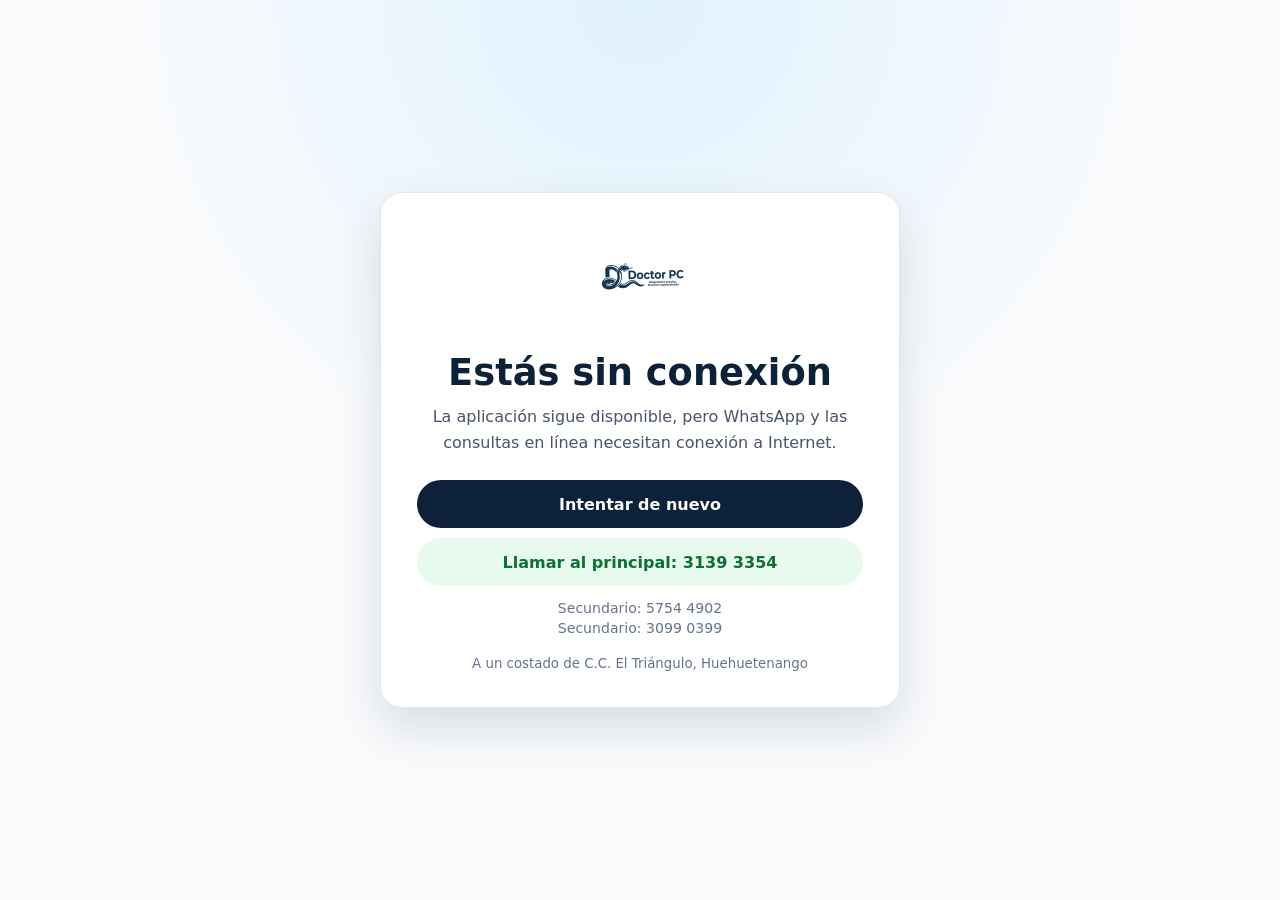
<file: offline.html>
<!DOCTYPE html>
<html lang="es">
<head>
  <meta charset="UTF-8">
  <meta name="viewport" content="width=device-width, initial-scale=1.0, viewport-fit=cover">
  <meta name="theme-color" content="#0d2238">
  <title>Sin conexión | Doctor PC</title>
  <style>
    * { box-sizing: border-box; }
    body { margin: 0; min-height: 100vh; display: grid; place-items: center; padding: 24px; font-family: system-ui, -apple-system, BlinkMacSystemFont, "Segoe UI", sans-serif; color: #0f172a; background: radial-gradient(circle at top, #e0f2fe, transparent 45%), #f8fafc; }
    main { width: min(100%, 520px); padding: 36px; border: 1px solid #e2e8f0; border-radius: 22px; background: #fff; box-shadow: 0 20px 45px rgba(13,34,56,.13); text-align: center; }
    img { width: 96px; height: 96px; border-radius: 22px; object-fit: cover; }
    h1 { margin: 22px 0 10px; color: #0d2238; font-size: clamp(1.7rem, 6vw, 2.3rem); }
    p { margin: 0 auto 24px; color: #475569; line-height: 1.65; }
    .actions { display: grid; gap: 10px; }
    a, button { display: inline-flex; min-height: 48px; align-items: center; justify-content: center; padding: 12px 20px; border: 0; border-radius: 999px; font: inherit; font-weight: 700; text-decoration: none; cursor: pointer; }
    button { color: #fff; background: #0d2238; }
    a { color: #0e7033; background: #e8f9ee; }
    .secondary-phones { display: grid; gap: 4px; margin-top: 14px; color: #64748b; font-size: .88rem; }
    small { display: block; margin-top: 20px; color: #64748b; }
    @media (max-width: 420px) { body { padding: 14px; } main { padding: 26px 18px; } a, button { width: 100%; white-space: normal; } }
  </style>
</head>
<body>
  <main>
    <img src="img/icons/icon-192.png" alt="Doctor PC">
    <h1>Estás sin conexión</h1>
    <p>La aplicación sigue disponible, pero WhatsApp y las consultas en línea necesitan conexión a Internet.</p>
    <div class="actions">
      <button type="button" onclick="location.reload()">Intentar de nuevo</button>
      <a href="tel:+50231393354">Llamar al principal: 3139 3354</a>
    </div>
    <div class="secondary-phones" aria-label="Teléfonos secundarios informativos">
      <span>Secundario: 5754 4902</span>
      <span>Secundario: 3099 0399</span>
    </div>
    <small>A un costado de C.C. El Triángulo, Huehuetenango</small>
  </main>
</body>
</html>
</file>
<file: css/styles.css>
/* ==========================================================================
   DOCTOR PC - SISTEMA DE ESTILOS OPTIMIZADO (SENIOR REFACTOR)
   Metodología: DRY, Clases de Utilidad, Tokens CSS (:root), Selectores Planos
   ========================================================================== */

/* 1. TOKENS Y SISTEMA DE VARIABLES CSS */
:root {
  /* Paleta de Colores */
  --primary: #0d2238;
  --primary-dark: #071524;
  --primary-light: #163659;
  --accent-green: #25D366;
  --accent-green-hover: #1fb857;
  --accent-green-bg: #e8f9ee;
  --accent-green-border: #a3e9be;
  --accent-blue: #0284c7;
  --accent-blue-bg: #e0f2fe;

  /* Fondos y Superficies */
  --bg-body: #f8fafc;
  --bg-surface: #ffffff;
  --bg-alt: #f1f5f9;

  /* Tipografía y Textos */
  --text-main: #0f172a;
  --text-muted: #64748b;
  --text-sub: #475569;
  --text-white: #ffffff;
  --font-head: 'Poppins', -apple-system, BlinkMacSystemFont, sans-serif;
  --font-body: 'Inter', -apple-system, BlinkMacSystemFont, sans-serif;

  /* Espaciados y Dimensiones */
  --header-h: 74px;
  --safe-top: env(safe-area-inset-top, 0px);
  --safe-bottom: env(safe-area-inset-bottom, 0px);
  --radius-sm: 8px;
  --radius-md: 14px;
  --radius-lg: 20px;
  --radius-full: 9999px;
  --space-xs: 4px;
  --space-sm: 8px;
  --space-md: 16px;
  --space-lg: 24px;
  --space-xl: 32px;
  --space-section: 90px;

  /* Sombras y Bordes */
  --border: 1px solid #e2e8f0;
  --shadow-sm: 0 1px 3px rgba(13, 34, 56, 0.06);
  --shadow-md: 0 4px 14px rgba(13, 34, 56, 0.08);
  --shadow-lg: 0 10px 28px rgba(13, 34, 56, 0.12);
  --shadow-xl: 0 20px 40px rgba(13, 34, 56, 0.16);
  --shadow-green: 0 8px 24px rgba(37, 211, 102, 0.35);

  /* Transiciones */
  --trans: 0.25s cubic-bezier(0.4, 0, 0.2, 1);
  --trans-bounce: 0.35s cubic-bezier(0.34, 1.56, 0.64, 1);
}

/* 2. RESET Y REGLAS BASE */
*,
*::before,
*::after {
  box-sizing: border-box;
  margin: 0;
  padding: 0;
}

html {
  font-size: 16px;
  scroll-behavior: smooth;
  scroll-padding-top: calc(var(--header-h) + 12px);
}

body {
  font-family: var(--font-body);
  background-color: var(--bg-body);
  color: var(--text-main);
  line-height: 1.6;
  overflow-x: hidden;
  -webkit-font-smoothing: antialiased;
}

/* Evita que textos, formularios y tarjetas ensanchen la pantalla en móviles. */
:where(.grid, .d-flex, .flex-between, .form-grid, .quote-layout) > * {
  min-width: 0;
}

input,
select,
textarea {
  max-width: 100%;
}

.skip-link {
  position: fixed;
  top: 10px;
  left: 10px;
  z-index: 2000;
  padding: 10px 16px;
  border-radius: var(--radius-sm);
  background: var(--primary);
  color: var(--text-white);
  font-weight: 700;
  transform: translateY(-150%);
  transition: transform var(--trans);
}

.skip-link:focus {
  transform: translateY(0);
}

:where(a, button, input, select, textarea):focus-visible {
  outline: 3px solid var(--accent-blue);
  outline-offset: 3px;
}

img {
  max-width: 100%;
  height: auto;
  display: block;
}

a {
  color: inherit;
  text-decoration: none;
  transition: all var(--trans);
}

ul {
  list-style: none;
}

button,
input,
select,
textarea {
  font: inherit;
  border: none;
  background: none;
}

button {
  color: inherit;
}

h1,
h2,
h3,
h4 {
  font-family: var(--font-head);
  color: var(--primary);
  font-weight: 700;
  line-height: 1.25;
}

/* 3. CLASES DE UTILIDAD (REUTILIZACIÓN TOTAL) */
.container {
  width: 100%;
  max-width: 1200px;
  margin: 0 auto;
  padding: 0 20px;
}

.d-flex {
  display: flex;
}

.flex-center {
  display: flex;
  align-items: center;
  justify-content: center;
}

.flex-between {
  display: flex;
  align-items: center;
  justify-content: space-between;
}

.flex-column {
  display: flex;
  flex-direction: column;
}

.flex-wrap {
  flex-wrap: wrap;
}

.align-center {
  align-items: center;
}

.text-center {
  text-align: center;
}

.w-100 {
  width: 100%;
}

.gap-xs {
  gap: var(--space-xs);
}

.gap-sm {
  gap: var(--space-sm);
}

.gap-md {
  gap: var(--space-md);
}

.gap-lg {
  gap: var(--space-lg);
}

.gap-xl {
  gap: var(--space-xl);
}

.grid {
  display: grid;
  gap: var(--space-lg);
}

.section {
  padding: var(--space-section) 0;
}

.section-alt {
  background-color: var(--bg-surface);
}

/* Tarjetas Base Reutilizables */
.card {
  background: var(--bg-surface);
  border-radius: var(--radius-lg);
  padding: var(--space-xl);
  border: var(--border);
  box-shadow: var(--shadow-sm);
  transition: transform var(--trans), box-shadow var(--trans), border-color var(--trans);
}

.card:hover {
  transform: translateY(-5px);
  box-shadow: var(--shadow-xl);
  border-color: rgba(2, 132, 199, 0.3);
}

/* Cajas de Íconos Reutilizables */
.icon-box {
  width: 50px;
  height: 50px;
  border-radius: var(--radius-md);
  display: flex;
  align-items: center;
  justify-content: center;
  flex-shrink: 0;
  font-size: 1.35rem;
}

.icon-box-primary {
  background: linear-gradient(135deg, var(--primary) 0%, var(--primary-light) 100%);
  color: var(--text-white);
  box-shadow: var(--shadow-md);
}

.icon-box-green {
  background: var(--accent-green-bg);
  color: var(--accent-green);
}

.icon-box-blue {
  background: var(--accent-blue-bg);
  color: var(--accent-blue);
}

.icon-box-alt {
  background: var(--bg-alt);
  color: var(--primary);
}

/* Encabezados de Sección */
.section-header {
  max-width: 680px;
  margin: 0 auto 50px auto;
  text-align: center;
}

.section-title {
  font-size: clamp(2rem, 3.5vw, 2.75rem);
  letter-spacing: -0.5px;
  margin: 12px 0;
}

.section-desc {
  font-size: 1.05rem;
  color: var(--text-sub);
}

/* Insignias (Badges) */
.badge {
  display: inline-flex;
  align-items: center;
  gap: var(--space-sm);
  padding: 6px 16px;
  border-radius: var(--radius-full);
  font-size: 0.85rem;
  font-weight: 600;
  text-transform: uppercase;
  letter-spacing: 0.5px;
}

.badge-blue {
  background: var(--accent-blue-bg);
  color: var(--primary-light);
  border: 1px solid rgba(2, 132, 199, 0.2);
}

.badge-green {
  background: var(--accent-green-bg);
  color: #0e7033;
  border: 1px solid var(--accent-green-border);
}

.business-status {
  padding: 2px 10px;
  border: 1px solid var(--accent-green-border);
  background: var(--accent-green-bg);
  color: #0e7033;
  font-size: 0.75rem;
}

.business-status.is-closed {
  border-color: #fecaca;
  background: #fee2e2;
  color: #991b1b;
}

.status-dot {
  width: 9px;
  height: 9px;
  background-color: var(--accent-green);
  border-radius: 50%;
  animation: pulseDot 2s infinite;
}

/* Botones */
.btn {
  display: inline-flex;
  align-items: center;
  justify-content: center;
  gap: var(--space-sm);
  padding: 13px 26px;
  font-family: var(--font-head);
  font-size: 0.98rem;
  font-weight: 600;
  border-radius: var(--radius-full);
  cursor: pointer;
  transition: all var(--trans);
  white-space: nowrap;
}

.btn-whatsapp {
  background-color: var(--accent-green);
  color: var(--text-white);
  box-shadow: var(--shadow-green);
}

.btn-whatsapp:hover {
  background-color: var(--accent-green-hover);
  transform: translateY(-2px);
  box-shadow: 0 10px 25px rgba(37, 211, 102, 0.45);
  color: var(--text-white);
}

.btn-outline {
  border: 2px solid var(--primary);
  color: var(--primary);
}

.btn-outline:hover {
  background-color: var(--primary);
  color: var(--text-white);
  transform: translateY(-2px);
}

.btn-sm {
  padding: 8px 18px;
  font-size: 0.88rem;
}

.btn-primary {
  background: var(--primary);
  color: var(--text-white);
  box-shadow: var(--shadow-md);
}

.btn-primary:hover {
  background: var(--primary-light);
  transform: translateY(-2px);
}

.btn-ghost {
  color: var(--accent-blue);
  background: var(--accent-blue-bg);
}

.btn-ghost:hover {
  color: var(--text-white);
  background: var(--accent-blue);
  transform: translateY(-2px);
}

.visually-hidden {
  position: absolute !important;
  width: 1px !important;
  height: 1px !important;
  padding: 0 !important;
  margin: -1px !important;
  overflow: hidden !important;
  clip: rect(0, 0, 0, 0) !important;
  white-space: nowrap !important;
  border: 0 !important;
}

/* 4. ENCABEZADO Y NAVEGACIÓN */
.site-header {
  position: fixed;
  top: 0;
  left: 0;
  right: 0;
  height: calc(var(--header-h) + var(--safe-top));
  padding-top: var(--safe-top);
  background: rgba(255, 255, 255, 0.95);
  backdrop-filter: blur(10px);
  z-index: 1000;
  border-bottom: var(--border);
  transition: height var(--trans), box-shadow var(--trans);
}

.site-header.scrolled {
  height: calc(66px + var(--safe-top));
  box-shadow: var(--shadow-md);
}

.brand-logo {
  gap: 12px;
}

.brand-logo img {
  width: 44px;
  height: 44px;
  border-radius: 12px;
  box-shadow: var(--shadow-sm);
  border: var(--border);
  transition: transform var(--trans-bounce);
}

.brand-logo:hover img {
  transform: rotate(-6deg) scale(1.08);
}

.brand-name {
  font-size: 1.45rem;
  font-weight: 800;
  color: var(--primary);
  line-height: 1.1;
}

.brand-name span {
  color: var(--accent-blue);
}

.brand-tagline {
  font-size: 0.72rem;
  font-weight: 600;
  color: var(--text-muted);
  text-transform: uppercase;
}

.nav-menu {
  gap: 22px;
}

.mobile-cta {
  display: none;
}

.nav-quick-access {
  position: relative;
}

.nav-quick-trigger {
  display: inline-flex;
  align-items: center;
  gap: 7px;
}

.nav-quick-trigger i {
  font-size: 0.66rem;
  transition: transform var(--trans);
}

.nav-quick-access.is-open .nav-quick-trigger i {
  transform: rotate(180deg);
}

.nav-quick-menu {
  position: absolute;
  top: calc(100% + 14px);
  right: 0;
  z-index: 1100;
  display: grid;
  width: min(370px, calc(100vw - 32px));
  gap: 4px;
  padding: 9px;
  border: var(--border);
  border-radius: var(--radius-md);
  background: var(--bg-surface);
  box-shadow: var(--shadow-xl);
}

.nav-quick-menu[hidden] {
  display: none;
}

.nav-quick-menu a,
.nav-quick-install {
  display: grid;
  grid-template-columns: 34px minmax(0, 1fr);
  align-items: center;
  width: 100%;
  gap: 10px;
  padding: 10px 11px;
  border-radius: 10px;
  color: var(--text-sub);
  text-align: left;
  cursor: pointer;
  transition: color var(--trans), background var(--trans);
}

.nav-quick-menu a:hover,
.nav-quick-menu a:focus-visible,
.nav-quick-install:hover,
.nav-quick-install:focus-visible,
.nav-quick-menu a.active {
  color: var(--primary);
  background: var(--accent-blue-bg);
}

.nav-quick-menu > :where(a, button) > i {
  display: grid;
  width: 34px;
  height: 34px;
  place-items: center;
  border-radius: 9px;
  background: var(--bg-alt);
  color: var(--accent-blue);
}

.nav-quick-menu strong,
.nav-quick-menu small {
  display: block;
}

.nav-quick-menu strong {
  color: var(--text-main);
  font-size: 0.82rem;
}

.nav-quick-menu small {
  margin-top: 1px;
  color: var(--text-muted);
  font-size: 0.7rem;
}

.mobile-cta-label {
  display: block;
  margin-bottom: 9px;
  color: var(--text-muted);
  font-size: 0.72rem;
  font-weight: 800;
  letter-spacing: 0.06em;
  text-transform: uppercase;
}

.mobile-cta-grid {
  display: grid;
  grid-template-columns: 1fr 1fr;
  gap: 9px;
}

.mobile-cta-grid .btn {
  padding-inline: 14px;
}

.nav-link {
  font-family: var(--font-head);
  font-size: 0.95rem;
  font-weight: 500;
  color: var(--text-sub);
  position: relative;
  padding: 6px 0;
}

.nav-link::after {
  content: '';
  position: absolute;
  bottom: 0;
  left: 0;
  width: 0;
  height: 2.5px;
  background-color: var(--accent-blue);
  border-radius: 2px;
  transition: width var(--trans);
}

.nav-link:hover,
.nav-link.active {
  color: var(--primary);
}

.nav-link:hover::after,
.nav-link.active::after {
  width: 100%;
}

.menu-toggle {
  display: none;
  flex-direction: column;
  justify-content: space-between;
  width: 30px;
  height: 22px;
  cursor: pointer;
  z-index: 1001;
}

.menu-toggle span {
  width: 100%;
  height: 3px;
  background-color: var(--primary);
  border-radius: 3px;
  transition: transform var(--trans), opacity var(--trans);
  transform-origin: left center;
}

.menu-toggle.is-active span:nth-child(1) {
  transform: rotate(45deg);
}

.menu-toggle.is-active span:nth-child(2) {
  opacity: 0;
}

.menu-toggle.is-active span:nth-child(3) {
  transform: rotate(-45deg);
}

.nav-overlay {
  display: none;
  position: fixed;
  inset: 0;
  background: rgba(7, 21, 36, 0.6);
  backdrop-filter: blur(4px);
  z-index: 998;
  opacity: 0;
  transition: opacity var(--trans);
}

.nav-overlay.is-active {
  display: block;
  opacity: 1;
}

/* 5. HERO SECTION */
.hero-section {
  padding-top: calc(var(--header-h) + var(--safe-top) + 50px);
  padding-bottom: 80px;
  background: radial-gradient(circle at 10% 20%, rgba(2, 132, 199, 0.05) 0%, transparent 40%),
    radial-gradient(circle at 90% 80%, rgba(37, 211, 102, 0.05) 0%, transparent 40%),
    linear-gradient(180deg, #ffffff 0%, var(--bg-body) 100%);
}

.hero-grid {
  grid-template-columns: 1.15fr 0.85fr;
  align-items: center;
  gap: 50px;
}

.hero-title {
  font-size: clamp(2.3rem, 4.2vw, 3.4rem);
  letter-spacing: -1px;
  margin: 16px 0;
}

.hero-title .highlight {
  color: var(--accent-blue);
}

.hero-subtitle {
  font-size: clamp(1.05rem, 2vw, 1.25rem);
  color: var(--text-sub);
  margin-bottom: var(--space-xl);
  max-width: 580px;
}

.hero-guarantee {
  padding-top: var(--space-lg);
  border-top: var(--border);
  gap: var(--space-lg);
}

.guarantee-item {
  font-size: 0.92rem;
  font-weight: 600;
  color: var(--text-sub);
  gap: var(--space-sm);
}

.guarantee-item i {
  color: var(--accent-green);
}

/* Tarjeta Showcase del Hero */
.hero-card {
  max-width: 430px;
  margin: 0 auto;
}

.hero-card-header {
  padding-bottom: var(--space-md);
  border-bottom: var(--border);
  gap: var(--space-md);
}

.hero-card-header img {
  width: 60px;
  height: 60px;
  border-radius: var(--radius-md);
  border: var(--border);
}

.hero-status-pill {
  background: var(--bg-alt);
  padding: 10px 16px;
  border-radius: var(--radius-md);
  margin: var(--space-md) 0;
  font-size: 0.88rem;
  font-weight: 600;
}

.hero-feature-row {
  background: var(--bg-surface);
  border: var(--border);
  padding: 10px 14px;
  border-radius: var(--radius-sm);
  margin-bottom: var(--space-sm);
}

.hero-feature-row strong {
  display: block;
  font-size: 0.92rem;
  color: var(--primary);
}

.hero-feature-row span {
  font-size: 0.8rem;
  color: var(--text-sub);
}

/* Sello de Confianza Integrado */
.hero-card-trust-seal {
  margin-top: var(--space-md);
  background: var(--bg-alt);
  border: var(--border);
  border-radius: var(--radius-md);
  padding: 12px 16px;
  gap: var(--space-md);
}

.hero-card-trust-seal i {
  font-size: 1.5rem;
  color: var(--accent-green);
  flex-shrink: 0;
}

.hero-card-trust-seal span {
  font-size: 0.74rem;
  color: var(--text-muted);
  text-transform: uppercase;
  font-weight: 600;
}

.hero-card-trust-seal strong {
  font-size: 0.92rem;
  color: var(--primary);
}

/* 6. BARRA DE CONFIANZA / STATS */
.trust-bar {
  background: var(--bg-surface);
  border-top: var(--border);
  border-bottom: var(--border);
  padding: var(--space-lg) 0;
}

.trust-grid {
  grid-template-columns: repeat(4, 1fr);
  gap: var(--space-md);
}

.trust-item {
  gap: var(--space-md);
  padding: var(--space-sm);
}

.trust-item h4 {
  font-size: 0.98rem;
  margin-bottom: 2px;
}

.trust-item p {
  font-size: 0.84rem;
  color: var(--text-muted);
}

/* Instalación PWA */
.pwa-install-strip {
  position: relative;
  overflow: hidden;
  padding: 26px 0;
  border-bottom: var(--border);
  background: linear-gradient(105deg, var(--accent-blue-bg), var(--bg-surface) 48%, var(--accent-green-bg));
}

.pwa-install-strip::after {
  content: '';
  position: absolute;
  right: -60px;
  bottom: -100px;
  width: 240px;
  height: 240px;
  border: 1px solid rgba(2, 132, 199, 0.14);
  border-radius: 50%;
}

.pwa-install-layout {
  position: relative;
  z-index: 1;
  display: grid;
  grid-template-columns: auto 1fr auto;
  align-items: center;
  gap: 20px;
}

.pwa-install-layout > img {
  width: 72px;
  height: 72px;
  border: var(--border);
  border-radius: 18px;
  background: #fff;
  box-shadow: var(--shadow-md);
}

.pwa-install-eyebrow {
  display: block;
  margin-bottom: 3px;
  color: var(--accent-blue);
  font-size: 0.75rem;
  font-weight: 800;
  letter-spacing: 0.06em;
  text-transform: uppercase;
}

.pwa-install-copy h2 {
  margin-bottom: 3px;
  font-size: clamp(1.15rem, 2.5vw, 1.5rem);
}

.pwa-install-copy p {
  color: var(--text-sub);
  font-size: 0.88rem;
}

.pwa-install-status {
  display: block;
  margin-top: 5px;
  color: var(--text-muted);
  font-size: 0.75rem;
}

.pwa-install-strip.is-installed .install-app-trigger {
  display: none;
}

.install-dialog {
  width: min(92vw, 520px);
  padding: 0;
  overflow: hidden;
  border: var(--border);
  border-radius: var(--radius-lg);
  background: var(--bg-surface);
  color: var(--text-main);
  box-shadow: var(--shadow-xl);
}

.install-dialog::backdrop {
  background: rgba(7, 21, 36, 0.7);
  backdrop-filter: blur(5px);
}

.install-dialog-header {
  padding: 20px 22px;
  border-bottom: var(--border);
  background: var(--bg-alt);
}

.install-dialog-header img {
  border: var(--border);
  border-radius: 13px;
}

.install-dialog-header span {
  color: var(--accent-blue);
  font-size: 0.72rem;
  font-weight: 800;
  text-transform: uppercase;
}

.install-dialog-header h2 {
  font-size: 1.2rem;
}

.dialog-close {
  width: 38px;
  height: 38px;
  flex-shrink: 0;
  border-radius: 50%;
  background: var(--bg-surface);
  color: var(--text-sub);
  cursor: pointer;
}

.install-instructions {
  padding: 24px 24px 12px;
  color: var(--text-sub);
}

.install-instructions ol {
  display: flex;
  flex-direction: column;
  gap: 12px;
  margin: 15px 0 0 20px;
}

.install-instructions li {
  padding-left: 4px;
}

.install-instructions .ios-share-icon {
  display: inline-grid;
  width: 25px;
  height: 25px;
  place-items: center;
  border-radius: 6px;
  background: var(--accent-blue-bg);
  color: var(--accent-blue);
}

.install-benefits {
  display: grid;
  grid-template-columns: repeat(3, 1fr);
  gap: 8px;
  padding: 12px 24px 24px;
}

.install-benefits span {
  display: flex;
  min-height: 76px;
  align-items: center;
  justify-content: center;
  flex-direction: column;
  gap: 7px;
  padding: 10px;
  border-radius: var(--radius-sm);
  background: var(--bg-alt);
  color: var(--text-sub);
  font-size: 0.7rem;
  font-weight: 700;
  text-align: center;
}

.install-benefits i {
  color: var(--accent-blue);
  font-size: 1rem;
}

/* 7. SECCIÓN DE SERVICIOS */
.services-grid {
  grid-template-columns: repeat(3, 1fr);
}

.service-card {
  display: flex;
  flex-direction: column;
}

.service-card .icon-box {
  width: 62px;
  height: 62px;
  font-size: 1.7rem;
  margin-bottom: var(--space-lg);
  transition: transform var(--trans-bounce);
}

.service-card:hover .icon-box {
  transform: scale(1.1) rotate(-4deg);
}

.service-title {
  font-size: 1.35rem;
  margin-bottom: var(--space-sm);
}

.service-desc {
  font-size: 0.94rem;
  color: var(--text-sub);
  margin-bottom: var(--space-md);
}

.service-features {
  margin-bottom: var(--space-lg);
  display: flex;
  flex-direction: column;
  gap: var(--space-sm);
}

.service-features li {
  font-size: 0.88rem;
  color: var(--text-sub);
  display: flex;
  align-items: center;
  gap: 10px;
}

.service-features li i {
  color: var(--accent-green);
  font-size: 0.95rem;
}

.service-btn {
  margin-top: auto;
  padding: 11px 18px;
  border-radius: var(--radius-md);
  background: var(--bg-alt);
  color: var(--primary);
  font-family: var(--font-head);
  font-size: 0.9rem;
  font-weight: 600;
  transition: all var(--trans);
}

.service-card:hover .service-btn {
  background: var(--accent-green);
  color: var(--text-white);
}

/* 8. SECCIÓN POR QUÉ ELEGIRNOS */
.why-us-grid {
  grid-template-columns: 1fr 1fr;
  align-items: center;
  gap: 60px;
}

.value-list {
  display: flex;
  flex-direction: column;
  gap: var(--space-md);
  margin: var(--space-lg) 0 var(--space-xl) 0;
}

.value-item {
  padding: var(--space-md) var(--space-lg);
  background: var(--bg-body);
  border-radius: var(--radius-md);
  border-left: 4px solid var(--accent-green);
  transition: transform var(--trans), background var(--trans);
}

.value-item:hover {
  transform: translateX(6px);
  background: var(--bg-surface);
  box-shadow: var(--shadow-md);
}

.value-item h3 {
  font-size: 1.15rem;
  margin-bottom: 4px;
}

.value-item p {
  font-size: 0.92rem;
  color: var(--text-sub);
}

.banner-card {
  background: linear-gradient(145deg, var(--primary) 0%, var(--primary-dark) 100%);
  color: var(--text-white);
  padding: var(--space-xl);
  border-radius: var(--radius-lg);
  box-shadow: var(--shadow-xl);
}

.banner-card h3 {
  color: var(--text-white);
  font-size: 1.8rem;
  margin: var(--space-md) 0;
}

.banner-card p {
  color: #94a3b8;
  font-size: 0.98rem;
  margin-bottom: var(--space-lg);
}

.seal-row {
  background: rgba(255, 255, 255, 0.06);
  padding: var(--space-md);
  border-radius: var(--radius-md);
  border: 1px solid rgba(255, 255, 255, 0.1);
  margin-bottom: var(--space-md);
  gap: var(--space-md);
}

.seal-row strong {
  display: block;
  font-size: 1.05rem;
}

.seal-row span {
  font-size: 0.85rem;
  color: #94a3b8;
}

/* 9. SECCIÓN CONTACTO */
.contact-grid {
  grid-template-columns: 1fr 1fr;
  gap: 40px;
}

.contact-card {
  gap: var(--space-md);
  padding: var(--space-lg);
  margin-bottom: var(--space-md);
}

.contact-card h3 {
  font-size: 1.15rem;
  margin-bottom: 4px;
}

.contact-card p {
  font-size: 0.94rem;
  color: var(--text-sub);
  margin-bottom: var(--space-sm);
}

/* Teléfonos Informativos (Sin hipervínculos) */
.contact-phones-display {
  display: flex;
  flex-wrap: wrap;
  gap: var(--space-md);
}

.phone-item {
  background: var(--bg-alt);
  border: var(--border);
  padding: 10px 18px;
  border-radius: var(--radius-md);
  gap: var(--space-md);
}

.phone-label {
  font-size: 0.78rem;
  font-weight: 700;
  text-transform: uppercase;
  color: #0e7033;
  background: var(--accent-green-bg);
  padding: 3px 9px;
  border-radius: var(--radius-full);
  gap: 4px;
}

.phone-item.secondary .phone-label {
  color: var(--primary-light);
  background: var(--accent-blue-bg);
}

.phone-number {
  font-family: var(--font-head);
  font-size: 1.15rem;
  font-weight: 700;
  color: var(--primary);
}

.phone-number {
  overflow-wrap: anywhere;
}

a.phone-number:hover {
  color: var(--accent-blue);
  text-decoration: underline;
  text-underline-offset: 3px;
}

/* Formulario Interactivo */
.form-group {
  margin-bottom: var(--space-md);
}

.form-group label {
  display: block;
  font-size: 0.88rem;
  font-weight: 600;
  margin-bottom: 6px;
  color: var(--primary);
}

.form-control {
  width: 100%;
  padding: 12px 16px;
  border-radius: var(--radius-md);
  border: var(--border);
  background: var(--bg-body);
  transition: all var(--trans);
}

.form-control:focus {
  outline: none;
  border-color: var(--accent-blue);
  background: var(--bg-surface);
  box-shadow: 0 0 0 3px rgba(2, 132, 199, 0.15);
}

/* 9.1 CENTRO DE HERRAMIENTAS */
.tools-section { position: relative; overflow: hidden; }
.tools-section::before { content: ''; position: absolute; top: 70px; left: -180px; width: 420px; height: 420px; border-radius: 50%; background: radial-gradient(circle, rgba(2, 132, 199, 0.1), transparent 68%); pointer-events: none; }
.tool-tabs { position: relative; z-index: 2; display: grid; grid-template-columns: repeat(3, 1fr); max-width: 720px; margin: 0 auto 20px; padding: 6px; border: var(--border); border-radius: var(--radius-lg); background: var(--bg-surface); box-shadow: var(--shadow-sm); }
.tool-tab { display: flex; align-items: center; justify-content: center; min-height: 52px; gap: 9px; padding: 10px 14px; border-radius: var(--radius-md); color: var(--text-sub); font-family: var(--font-head); font-size: 0.87rem; font-weight: 600; cursor: pointer; transition: color var(--trans), background var(--trans), box-shadow var(--trans); }
.tool-tab:hover { color: var(--primary); background: var(--bg-alt); }
.tool-tab.is-active { color: var(--text-white); background: var(--primary); box-shadow: var(--shadow-md); }
.tool-panels { position: relative; max-width: 1040px; min-height: 480px; margin: 0 auto; padding: clamp(24px, 4vw, 44px); overflow: hidden; }
.tool-panels:hover { transform: none; border-color: #e2e8f0; box-shadow: var(--shadow-sm); }
.tool-panel[hidden], .wizard-step[hidden] { display: none; }
.tool-panel.is-active { animation: toolPanelIn 0.28s ease both; }
.tool-intro { display: flex; align-items: flex-start; justify-content: space-between; gap: var(--space-xl); padding-bottom: var(--space-lg); margin-bottom: var(--space-xl); border-bottom: var(--border); }
.tool-intro > div:first-child { max-width: 650px; }
.tool-kicker, .promo-eyebrow, .work-label { display: block; margin-bottom: 5px; color: var(--accent-blue); font-size: 0.76rem; font-weight: 800; letter-spacing: 0.08em; text-transform: uppercase; }
.tool-intro h3 { margin-bottom: 8px; font-size: clamp(1.45rem, 3vw, 2rem); }
.tool-intro p { color: var(--text-sub); }
.wizard-progress { width: 180px; flex-shrink: 0; }
.wizard-progress-text { display: block; margin-bottom: 8px; color: var(--text-sub); font-size: 0.78rem; font-weight: 700; text-align: right; }
.progress-track { height: 7px; overflow: hidden; border-radius: var(--radius-full); background: var(--bg-alt); }
.progress-track span { display: block; height: 100%; border-radius: inherit; background: linear-gradient(90deg, var(--accent-blue), var(--accent-green)); transition: width 0.3s ease; }
.wizard-step, .quote-layout fieldset { border: 0; }
.wizard-step legend, .quote-layout legend { width: 100%; margin-bottom: var(--space-md); color: var(--primary); font-family: var(--font-head); font-size: 1.05rem; font-weight: 700; }
.choice-grid { display: grid; grid-template-columns: repeat(3, 1fr); gap: 12px; }
.choice-card { position: relative; cursor: pointer; }
.choice-card input { position: absolute; width: 1px; height: 1px; opacity: 0; }
.choice-card > span { display: flex; min-height: 118px; flex-direction: column; align-items: flex-start; justify-content: center; gap: 4px; padding: 18px; border: var(--border); border-radius: var(--radius-md); background: var(--bg-body); transition: transform var(--trans), border-color var(--trans), background var(--trans), box-shadow var(--trans); }
.choice-card i { margin-bottom: 7px; color: var(--accent-blue); font-size: 1.25rem; }
.choice-card strong { color: var(--text-main); font-family: var(--font-head); font-size: 0.94rem; }
.choice-card small { color: var(--text-muted); font-size: 0.78rem; }
.choice-card:hover > span { transform: translateY(-2px); border-color: rgba(2, 132, 199, 0.4); box-shadow: var(--shadow-sm); }
.choice-card input:focus-visible + span { outline: 3px solid var(--accent-blue); outline-offset: 2px; }
.choice-card input:checked + span { border-color: var(--accent-blue); background: var(--accent-blue-bg); box-shadow: 0 0 0 1px var(--accent-blue); }
.choice-grid-compact .choice-card > span { min-height: 96px; }
.form-grid { display: grid; grid-template-columns: repeat(2, 1fr); gap: 0 var(--space-md); }
.form-group-full { grid-column: 1 / -1; }
.file-drop { display: flex; align-items: center; gap: var(--space-md); padding: 16px; border: 1px dashed #94a3b8; border-radius: var(--radius-md); background: var(--bg-body); cursor: pointer; transition: border-color var(--trans), background var(--trans); }
.file-drop:hover { border-color: var(--accent-blue); background: var(--accent-blue-bg); }
.visually-hidden:focus-visible + .file-drop { outline: 3px solid var(--accent-blue); outline-offset: 3px; }
.file-drop > i { color: var(--accent-blue); font-size: 1.5rem; }
.file-drop strong, .file-drop small { display: block; }
.file-drop strong { color: var(--text-main); font-size: 0.9rem; }
.file-drop small { color: var(--text-muted); font-size: 0.76rem; }
.wizard-actions, .form-submit-row { display: flex; align-items: center; justify-content: flex-end; gap: 12px; padding-top: var(--space-lg); margin-top: var(--space-lg); border-top: var(--border); }
.form-feedback { margin-top: 12px; padding: 10px 14px; border-radius: var(--radius-sm); background: #fee2e2; color: #991b1b; font-size: 0.84rem; font-weight: 600; }
.privacy-chip { display: inline-flex; align-items: center; flex-shrink: 0; gap: 7px; padding: 8px 12px; border-radius: var(--radius-full); background: var(--accent-green-bg); color: #0e7033; font-size: 0.78rem; font-weight: 700; }
.quote-layout { display: grid; grid-template-columns: minmax(0, 1.3fr) minmax(270px, 0.7fr); gap: 30px; }
.check-list { display: grid; grid-template-columns: repeat(2, 1fr); gap: 10px; margin-bottom: var(--space-lg); }
.check-list label { display: flex; align-items: flex-start; gap: 9px; color: var(--text-sub); font-size: 0.88rem; cursor: pointer; }
.check-list label { padding: 11px 12px; border: var(--border); border-radius: var(--radius-sm); background: var(--bg-body); }
.check-list input { width: 17px; height: 17px; flex-shrink: 0; margin-top: 2px; accent-color: var(--accent-blue); }
.quote-summary { align-self: start; padding: 24px; border-radius: var(--radius-lg); background: var(--primary-dark); color: var(--text-white); }
.quote-summary h4 { margin-bottom: 14px; color: var(--text-white); font-size: 1.15rem; }
.quote-summary ul { display: flex; flex-direction: column; gap: 8px; margin-bottom: var(--space-lg); }
.quote-summary li { display: flex; gap: 8px; color: #cbd5e1; font-size: 0.84rem; }
.quote-summary li::before { content: '✓'; color: var(--accent-green); font-weight: 800; }
.quote-notice { display: flex; gap: 9px; padding: 12px; margin-bottom: var(--space-lg); border: 1px solid rgba(255, 255, 255, 0.1); border-radius: var(--radius-sm); background: rgba(255, 255, 255, 0.06); color: #94a3b8; font-size: 0.76rem; }
.quote-fields { margin-top: var(--space-lg); }
.form-submit-row > span { margin-right: auto; color: var(--text-muted); font-size: 0.8rem; }
/* Promociones */
.promo-strip { padding: 30px 0; background: linear-gradient(120deg, var(--primary-dark), #123c60); color: var(--text-white); }
.promo-grid { display: grid; grid-template-columns: auto 1fr auto; align-items: center; gap: var(--space-lg); }
.promo-icon { display: grid; width: 64px; height: 64px; place-items: center; border: 1px solid rgba(255, 255, 255, 0.12); border-radius: var(--radius-lg); background: rgba(255, 255, 255, 0.08); color: var(--accent-green); font-size: 1.5rem; }
.promo-eyebrow { color: #7dd3fc; }
.promo-grid h2 { margin-bottom: 3px; color: var(--text-white); font-size: clamp(1.15rem, 2.5vw, 1.55rem); }
.promo-grid p { color: #cbd5e1; font-size: 0.88rem; }

/* Galería de procesos */
.work-gallery { display: grid; grid-template-columns: repeat(3, 1fr); gap: var(--space-lg); }
.work-card { overflow: hidden; border: var(--border); border-radius: var(--radius-lg); background: var(--bg-surface); box-shadow: var(--shadow-sm); transition: transform var(--trans), box-shadow var(--trans); }
.work-card:hover { transform: translateY(-5px); box-shadow: var(--shadow-lg); }
.work-card > div:last-child { padding: 22px; }
.work-visual { position: relative; display: grid; min-height: 190px; place-items: center; overflow: hidden; color: #fff; font-size: 4rem; }
.work-visual::before, .work-visual::after { content: ''; position: absolute; border: 1px solid rgba(255, 255, 255, 0.2); border-radius: 50%; }
.work-visual::before { width: 180px; height: 180px; }
.work-visual::after { width: 240px; height: 240px; }
.work-visual i { position: relative; z-index: 1; filter: drop-shadow(0 12px 20px rgba(0, 0, 0, 0.2)); }
.work-visual span { position: absolute; right: 18px; bottom: 10px; color: rgba(255, 255, 255, 0.24); font-family: var(--font-head); font-size: 3.5rem; font-weight: 800; }
.work-visual-laptop { background: linear-gradient(145deg, #075985, #0284c7); }
.work-visual-printer { background: linear-gradient(145deg, #14532d, #22c55e); }
.work-visual-network { background: linear-gradient(145deg, #312e81, #6366f1); }
.work-card h3 { margin-bottom: 7px; font-size: 1.12rem; }
.work-card p { min-height: 48px; margin-bottom: 16px; color: var(--text-sub); font-size: 0.87rem; }
.work-link { display: inline-flex; align-items: center; gap: 7px; color: var(--accent-blue); font-size: 0.85rem; font-weight: 700; }
.work-link:hover { gap: 11px; }

/* FAQ */
.faq-layout { display: grid; grid-template-columns: 0.75fr 1.25fr; align-items: start; gap: 70px; }
.faq-intro { position: sticky; top: calc(var(--header-h) + 35px); }
.faq-intro .section-desc { margin-bottom: var(--space-lg); }
.faq-list { display: flex; flex-direction: column; gap: 10px; }
.faq-item { border: var(--border); border-radius: var(--radius-md); background: var(--bg-surface); box-shadow: var(--shadow-sm); }
.faq-item summary { display: flex; align-items: center; justify-content: space-between; gap: 18px; padding: 18px 20px; color: var(--primary); font-family: var(--font-head); font-size: 0.95rem; font-weight: 600; cursor: pointer; list-style: none; }
.faq-item summary::-webkit-details-marker { display: none; }
.faq-item summary i { color: var(--accent-blue); transition: transform var(--trans); }
.faq-item[open] summary i { transform: rotate(45deg); }
.faq-item p { padding: 0 20px 20px; color: var(--text-sub); font-size: 0.9rem; }

/* Mapa */
.map-card { overflow: hidden; border: var(--border); border-radius: var(--radius-lg); background: var(--bg-surface); box-shadow: var(--shadow-sm); }
.map-reference-visual { display: flex; min-height: 220px; align-items: center; justify-content: center; gap: 22px; padding: 34px; background: radial-gradient(circle at 20% 20%, rgba(2, 132, 199, 0.2), transparent 38%), linear-gradient(145deg, var(--primary-dark), #123c60); color: #fff; }
.map-reference-visual > i { display: grid; width: 68px; height: 68px; flex-shrink: 0; place-items: center; border: 1px solid rgba(255, 255, 255, 0.16); border-radius: 50%; background: rgba(255, 255, 255, 0.08); color: var(--accent-green); font-size: 1.7rem; }
.map-reference-visual span, .map-reference-visual strong { display: block; }
.map-reference-visual span { color: #7dd3fc; font-size: 0.72rem; font-weight: 800; letter-spacing: 0.08em; text-transform: uppercase; }
.map-reference-visual strong { margin: 3px 0 6px; font-family: var(--font-head); font-size: 1.25rem; }
.map-reference-visual p { max-width: 320px; color: #cbd5e1; font-size: 0.84rem; }
.map-card-info { padding: 14px 16px; }
.map-card-info strong, .map-card-info span { display: block; }
.map-card-info strong { color: var(--text-main); font-size: 0.9rem; }
.map-card-info span { color: var(--text-muted); font-size: 0.78rem; }
.map-card-info a { display: grid; width: 38px; height: 38px; place-items: center; border-radius: 50%; background: var(--accent-blue-bg); color: var(--accent-blue); }

@keyframes toolPanelIn { from { opacity: 0; transform: translateY(8px); } to { opacity: 1; transform: translateY(0); } }

/* 10. PIE DE PÁGINA (FOOTER) */
.site-footer {
  background: var(--primary-dark);
  color: var(--text-white);
  padding: 70px 0 30px 0;
}

.footer-grid {
  grid-template-columns: 1.4fr 1fr 1.2fr;
  gap: 50px;
  padding-bottom: 50px;
  border-bottom: 1px solid rgba(255, 255, 255, 0.1);
}

.footer-col h4 {
  color: var(--text-white);
  font-size: 1.15rem;
  margin-bottom: var(--space-lg);
  position: relative;
  padding-bottom: var(--space-sm);
}

.footer-col h4::after {
  content: '';
  position: absolute;
  bottom: 0;
  left: 0;
  width: 32px;
  height: 3px;
  background: var(--accent-green);
  border-radius: 2px;
}

.footer-links {
  display: flex;
  flex-direction: column;
  gap: 12px;
}

.footer-links a {
  color: #94a3b8;
  font-size: 0.94rem;
}

.footer-links a:hover {
  color: var(--text-white);
  transform: translateX(4px);
}

.social-pill {
  background: rgba(255, 255, 255, 0.05);
  padding: 10px 16px;
  border-radius: var(--radius-md);
  border: 1px solid rgba(255, 255, 255, 0.08);
  gap: var(--space-md);
  margin-bottom: var(--space-sm);
}

.social-pill:hover {
  background: rgba(255, 255, 255, 0.12);
  transform: translateY(-2px);
}

.social-pill .icon-box {
  width: 40px;
  height: 40px;
}

.social-pill.whatsapp .icon-box {
  background: var(--accent-green);
  color: var(--text-white);
}

.social-pill.maps .icon-box {
  background: #dc2626;
  color: var(--text-white);
}

.social-pill span {
  font-size: 0.78rem;
  color: #94a3b8;
}

.social-pill strong {
  font-size: 0.98rem;
  color: var(--text-white);
}

.footer-bottom {
  padding-top: var(--space-lg);
  font-size: 0.88rem;
  color: #94a3b8;
}

/* 11. BOTONES FLOTANTES */
.whatsapp-floating {
  position: fixed;
  bottom: calc(20px + var(--safe-bottom));
  right: max(20px, env(safe-area-inset-right, 0px));
  z-index: 999;
  gap: 12px;
}

.whatsapp-btn-circle {
  width: 60px;
  height: 60px;
  border-radius: 50%;
  background: var(--accent-green);
  color: var(--text-white);
  font-size: 2rem;
  box-shadow: var(--shadow-green);
  position: relative;
  transition: transform var(--trans-bounce);
}

.whatsapp-btn-circle::before {
  content: '';
  position: absolute;
  inset: 0;
  border-radius: 50%;
  background: var(--accent-green);
  opacity: 0.6;
  z-index: -1;
  animation: pulseRipple 2s infinite;
}

.whatsapp-btn-circle:hover {
  background: var(--accent-green-hover);
  transform: scale(1.1) rotate(6deg);
}

.whatsapp-tooltip {
  background: var(--bg-surface);
  color: var(--primary);
  padding: 8px 16px;
  border-radius: var(--radius-full);
  font-size: 0.88rem;
  font-weight: 600;
  box-shadow: var(--shadow-lg);
  border: var(--border);
  white-space: nowrap;
}

.scroll-top-btn {
  position: fixed;
  bottom: calc(20px + var(--safe-bottom));
  left: max(20px, env(safe-area-inset-left, 0px));
  width: 44px;
  height: 44px;
  border-radius: 50%;
  background: var(--primary);
  color: var(--text-white);
  box-shadow: var(--shadow-md);
  opacity: 0;
  visibility: hidden;
  transform: translateY(20px);
  transition: all var(--trans);
  z-index: 990;
}

.scroll-top-btn.is-visible {
  opacity: 1;
  visibility: visible;
  transform: translateY(0);
}

.scroll-top-btn:hover {
  background: var(--accent-blue);
  transform: translateY(-4px);
}

/* 12. SELECTOR DE TEMA (SISTEMA / DÍA / NOCHE) */

/* Variables del Modo Oscuro */
[data-theme="dark"] {
  --bg-body: #0d1117;
  --bg-surface: #161b22;
  --bg-alt: #21262d;
  --text-main: #e6edf3;
  --text-sub: #8b949e;
  --text-muted: #6e7681;
  --primary: #58a6ff;
  --primary-dark: #0d1117;
  --primary-light: #79c0ff;
  --border: 1px solid #30363d;
  --shadow-sm: 0 1px 3px rgba(0, 0, 0, 0.4);
  --shadow-md: 0 4px 14px rgba(0, 0, 0, 0.5);
  --shadow-lg: 0 10px 28px rgba(0, 0, 0, 0.6);
  --shadow-xl: 0 20px 40px rgba(0, 0, 0, 0.7);
  --accent-blue-bg: rgba(56, 139, 253, 0.15);
  --accent-green-bg: rgba(37, 211, 102, 0.12);
  --accent-green-border: rgba(37, 211, 102, 0.25);
}

/* Ajustes específicos modo oscuro */
[data-theme="dark"] .site-header {
  background: rgba(22, 27, 34, 0.95);
  border-bottom-color: #30363d;
}

[data-theme="dark"] h1,
[data-theme="dark"] h2,
[data-theme="dark"] h3,
[data-theme="dark"] h4 {
  color: #e6edf3;
}

[data-theme="dark"] .brand-name {
  color: #e6edf3;
}

[data-theme="dark"] .brand-tagline {
  color: #6e7681;
}

[data-theme="dark"] .brand-name span {
  color: var(--accent-blue);
}

[data-theme="dark"] .nav-link {
  color: #8b949e;
}

[data-theme="dark"] .nav-link:hover,
[data-theme="dark"] .nav-link.active {
  color: #e6edf3;
}

[data-theme="dark"] .nav-quick-menu {
  border-color: #30363d;
  background: var(--bg-surface);
}

[data-theme="dark"] .nav-quick-menu a:hover,
[data-theme="dark"] .nav-quick-menu a:focus-visible,
[data-theme="dark"] .nav-quick-install:hover,
[data-theme="dark"] .nav-quick-install:focus-visible,
[data-theme="dark"] .nav-quick-menu a.active {
  background: #21262d;
}

[data-theme="dark"] .menu-toggle span {
  background-color: #e6edf3;
}

[data-theme="dark"] .hero-section {
  background: radial-gradient(circle at 10% 20%, rgba(56, 139, 253, 0.08) 0%, transparent 40%),
    radial-gradient(circle at 90% 80%, rgba(37, 211, 102, 0.06) 0%, transparent 40%),
    linear-gradient(180deg, #161b22 0%, #0d1117 100%);
}

[data-theme="dark"] .card {
  background: var(--bg-surface);
}

[data-theme="dark"] .card:hover {
  border-color: rgba(56, 139, 253, 0.4);
}

[data-theme="dark"] .hero-status-pill,
[data-theme="dark"] .hero-card-trust-seal {
  background: var(--bg-alt);
}

[data-theme="dark"] .hero-feature-row {
  background: var(--bg-alt);
  border-color: #30363d;
}

[data-theme="dark"] .hero-feature-row strong {
  color: #e6edf3;
}

[data-theme="dark"] .trust-bar {
  background: var(--bg-surface);
}

[data-theme="dark"] .section-alt {
  background-color: var(--bg-surface);
}

[data-theme="dark"] .value-item {
  background: var(--bg-alt);
}

[data-theme="dark"] .value-item:hover {
  background: #2d333b;
}

[data-theme="dark"] .btn-outline {
  border-color: #58a6ff;
  color: #58a6ff;
}

[data-theme="dark"] .btn-outline:hover {
  background-color: #58a6ff;
  color: #0d1117;
}

[data-theme="dark"] .form-control {
  background: var(--bg-alt);
  border-color: #30363d;
  color: #e6edf3;
}

[data-theme="dark"] .form-control:focus {
  background: var(--bg-surface);
  border-color: var(--accent-blue);
}

[data-theme="dark"] .form-group label {
  color: #e6edf3;
}

[data-theme="dark"] .service-btn {
  background: var(--bg-alt);
  color: #e6edf3;
}

[data-theme="dark"] .icon-box-alt {
  background: #21262d;
  color: #79c0ff;
}

[data-theme="dark"] .phone-item {
  background: var(--bg-alt);
  border-color: #30363d;
}

[data-theme="dark"] .phone-number {
  color: #e6edf3;
}

[data-theme="dark"] .whatsapp-tooltip {
  background: var(--bg-surface);
  color: #e6edf3;
  border-color: #30363d;
}

[data-theme="dark"] .scroll-top-btn {
  background: #30363d;
}

/* Componente: Selector desplegable de tema */
.theme-switcher {
  position: relative;
}

.theme-trigger {
  display: inline-flex;
  align-items: center;
  justify-content: center;
  min-height: 40px;
  gap: 8px;
  padding: 8px 12px;
  border: var(--border);
  border-radius: var(--radius-full);
  background: var(--bg-alt);
  color: var(--text-sub);
  font-size: 0.84rem;
  font-weight: 700;
  cursor: pointer;
  transition: background var(--trans), border-color var(--trans), color var(--trans);
}

.theme-trigger:hover,
.theme-switcher.is-open .theme-trigger {
  color: var(--primary);
  background: var(--bg-surface);
  border-color: rgba(2, 132, 199, 0.45);
}

.theme-current-icon {
  width: 16px;
  color: var(--accent-blue);
}

.theme-chevron {
  margin-left: 2px;
  font-size: 0.67rem;
  transition: transform var(--trans);
}

.theme-switcher.is-open .theme-chevron {
  transform: rotate(180deg);
}

.theme-menu {
  position: absolute;
  top: calc(100% + 10px);
  right: 0;
  width: min(290px, calc(100vw - 32px));
  padding: 8px;
  border: var(--border);
  border-radius: var(--radius-md);
  background: var(--bg-surface);
  box-shadow: var(--shadow-xl);
  z-index: 1100;
}

.theme-menu[hidden] {
  display: none;
}

.theme-option {
  display: grid;
  grid-template-columns: 24px 1fr 18px;
  align-items: center;
  width: 100%;
  gap: 10px;
  padding: 10px 12px;
  border-radius: 10px;
  color: var(--text-sub);
  text-align: left;
  cursor: pointer;
  transition: background var(--trans), color var(--trans);
}

.theme-option:hover,
.theme-option:focus-visible {
  background: var(--bg-alt);
  color: var(--primary);
}

.theme-option > i:first-child {
  color: var(--accent-blue);
  text-align: center;
}

.theme-option strong,
.theme-option small {
  display: block;
}

.theme-option strong {
  color: var(--text-main);
  font-size: 0.88rem;
}

.theme-option small {
  margin-top: 1px;
  color: var(--text-muted);
  font-size: 0.72rem;
  font-weight: 500;
}

.option-check {
  color: var(--accent-green);
  opacity: 0;
}

.theme-option[aria-checked="true"] {
  background: var(--accent-blue-bg);
}

.theme-option[aria-checked="true"] .option-check {
  opacity: 1;
}

[data-theme="dark"] .theme-switcher {
  color: #e6edf3;
}

[data-theme="dark"] .theme-trigger {
  background: #21262d;
  border-color: #30363d;
}

[data-theme="dark"] .theme-trigger:hover,
[data-theme="dark"] .theme-switcher.is-open .theme-trigger {
  color: #e6edf3;
  background: #30363d;
}

[data-theme="dark"] .theme-menu {
  border-color: #30363d;
  background: var(--bg-surface);
}

[data-theme="dark"] .business-status.is-closed {
  border-color: rgba(248, 113, 113, 0.35);
  background: rgba(248, 113, 113, 0.12);
  color: #fca5a5;
}

[data-theme="dark"] .business-status:not(.is-closed) {
  color: #86efac;
}

[data-theme="dark"] .tool-panels:hover {
  border-color: #30363d;
}

[data-theme="dark"] .form-feedback {
  background: rgba(248, 113, 113, 0.12);
  color: #fca5a5;
}

[data-theme="dark"] .privacy-chip {
  color: #86efac;
}

[data-theme="dark"] .btn-primary {
  color: #071524;
}

/* Transición suave al cambiar tema */
body,
.site-header,
.card,
.trust-bar,
.section-alt,
.form-control,
.hero-section,
.nav-menu,
.service-btn,
.value-item,
.phone-item,
.theme-trigger,
.theme-menu {
  transition:
    background-color 0.3s ease,
    border-color 0.3s ease,
    color 0.3s ease,
    box-shadow 0.3s ease;
}

/* 12. ANIMACIONES GLOBALES */
@keyframes pulseDot {
  0% {
    box-shadow: 0 0 0 0 rgba(37, 211, 102, 0.7);
  }

  70% {
    box-shadow: 0 0 0 7px rgba(37, 211, 102, 0);
  }

  100% {
    box-shadow: 0 0 0 0 rgba(37, 211, 102, 0);
  }
}

@keyframes pulseRipple {
  0% {
    transform: scale(0.95);
    opacity: 0.8;
  }

  100% {
    transform: scale(1.6);
    opacity: 0;
  }
}

/* 13. RESPONSIVE DESIGN (MEDIA QUERIES COMPACTAS) */
@media (max-width: 1024px) {

  .hero-grid,
  .why-us-grid,
  .contact-grid {
    grid-template-columns: 1fr;
    gap: 40px;
  }

  .trust-grid,
  .services-grid,
  .footer-grid {
    grid-template-columns: repeat(2, 1fr);
  }

  .hero-content {
    text-align: center;
    align-items: center;
  }

  .quote-layout,
  .faq-layout {
    grid-template-columns: 1fr;
    gap: 40px;
  }

  .faq-intro {
    position: static;
  }

  .work-gallery {
    grid-template-columns: repeat(2, 1fr);
  }

  .work-card:last-child {
    grid-column: 1 / -1;
  }
}

@media (max-width: 980px) {
  .menu-toggle {
    display: flex;
  }

  .header-actions .btn-whatsapp {
    display: none;
  }

  .nav-menu {
    position: fixed;
    top: calc(var(--header-h) + var(--safe-top));
    right: -100%;
    width: min(82%, 340px);
    height: calc(100dvh - var(--header-h) - var(--safe-top));
    align-items: stretch;
    flex-direction: column;
    gap: 7px;
    padding: 22px 20px calc(24px + var(--safe-bottom));
    overflow-y: auto;
    background: var(--bg-surface);
    box-shadow: var(--shadow-xl);
    transition: right var(--trans), background-color 0.3s ease;
    z-index: 999;
  }

  .nav-menu.is-active {
    right: 0;
  }

  .nav-link {
    display: block;
    width: 100%;
    padding: 10px 0;
    border-bottom: var(--border);
    font-size: 1.05rem;
  }

  .nav-quick-access,
  .nav-quick-trigger {
    width: 100%;
  }

  .nav-quick-trigger {
    justify-content: space-between;
  }

  .nav-quick-menu {
    position: static;
    width: 100%;
    margin-top: 7px;
    padding: 6px;
    box-shadow: none;
  }

  .nav-quick-menu a,
  .nav-quick-install {
    padding: 8px;
  }

  .nav-quick-menu small {
    display: none;
  }

  .mobile-cta {
    display: block;
    margin-top: 12px;
    padding-top: 16px;
    border-top: var(--border);
  }

  .nav-overlay.is-active {
    display: block;
  }
}

@media (max-width: 768px) {
  :root {
    --header-h: 68px;
    --space-section: 60px;
  }

  .menu-toggle {
    display: flex;
  }

  .header-actions .btn-whatsapp {
    display: none;
  }

  .header-actions {
    gap: 10px;
  }

  .theme-current-label {
    position: absolute;
    width: 1px;
    height: 1px;
    padding: 0;
    margin: -1px;
    overflow: hidden;
    clip: rect(0, 0, 0, 0);
    white-space: nowrap;
    border: 0;
  }

  .theme-trigger {
    width: 40px;
    padding: 8px;
  }

  .theme-chevron {
    display: none;
  }

  .nav-menu {
    position: fixed;
    top: calc(var(--header-h) + var(--safe-top));
    right: -100%;
    width: 80%;
    max-width: 320px;
    height: calc(100dvh - var(--header-h) - var(--safe-top));
    background: var(--bg-surface);
    flex-direction: column;
    padding: 22px 20px calc(24px + var(--safe-bottom));
    gap: 7px;
    box-shadow: var(--shadow-xl);
    transition: right var(--trans);
    z-index: 999;
  }

  .container {
    padding-inline: 16px;
  }

  .hero-section {
    padding-bottom: 56px;
  }

  .hero-status-pill {
    align-items: flex-start;
    flex-direction: column;
    gap: 9px;
  }

  .hero-actions,
  .hero-guarantee {
    justify-content: center;
  }

  .btn {
    max-width: 100%;
    white-space: normal;
    text-align: center;
  }

  .tool-panels {
    min-height: 0;
  }

  .install-dialog {
    max-height: calc(100dvh - 24px - var(--safe-top) - var(--safe-bottom));
    overflow-y: auto;
  }

  .nav-menu.is-active {
    right: 0;
  }

  .nav-link {
    font-size: 1.15rem;
    width: 100%;
    border-bottom: var(--border);
    padding: 10px 0;
  }

  .trust-grid,
  .services-grid,
  .footer-grid {
    grid-template-columns: 1fr;
  }

  .whatsapp-tooltip {
    display: none;
  }

  .footer-bottom {
    flex-direction: column;
    text-align: center;
    gap: 8px;
  }

  .tool-tabs {
    grid-template-columns: repeat(2, 1fr);
  }

  .tool-intro {
    flex-direction: column;
  }

  .wizard-progress {
    width: 100%;
  }

  .wizard-progress-text {
    text-align: left;
  }

  .choice-grid,
  .choice-grid-compact,
  .form-grid,
  .check-list,
  .work-gallery {
    grid-template-columns: 1fr;
  }

  .work-card:last-child {
    grid-column: auto;
  }

  .promo-grid {
    grid-template-columns: auto 1fr;
  }

  .promo-grid .btn {
    grid-column: 1 / -1;
  }

  .form-submit-row {
    align-items: stretch;
    flex-direction: column;
  }

  .form-submit-row > span {
    margin: 0;
  }

  .pwa-install-layout {
    grid-template-columns: auto 1fr;
  }

  .pwa-install-layout .install-app-trigger {
    grid-column: 1 / -1;
    width: 100%;
  }
}

@media (max-width: 420px) {
  :root {
    --space-section: 52px;
  }

  .container {
    padding-inline: 14px;
  }

  .brand-tagline {
    display: none;
  }

  .brand-name {
    font-size: 1.2rem;
  }

  .brand-logo {
    gap: 8px;
  }

  .brand-logo img {
    width: 40px;
    height: 40px;
  }

  .hero-actions .btn,
  .contact-card .btn {
    width: 100%;
    white-space: normal;
    text-align: center;
  }

  .card,
  .banner-card {
    padding: 20px 16px;
  }

  .hero-title {
    font-size: clamp(2rem, 11vw, 2.45rem);
  }

  .hero-feature-row,
  .hero-card-trust-seal {
    align-items: flex-start;
  }

  .contact-card {
    align-items: flex-start;
    flex-direction: column;
  }

  .phone-item {
    width: 100%;
    flex-wrap: wrap;
    justify-content: space-between;
    gap: 8px 12px;
  }

  .contact-phones-display {
    gap: 10px;
  }

  .tool-tab {
    min-height: 48px;
    padding: 8px;
    font-size: 0.78rem;
  }

  .tool-panels {
    padding: 20px 14px;
  }

  .wizard-actions {
    align-items: stretch;
    flex-direction: column-reverse;
  }

  .wizard-actions .btn,
  .form-submit-row .btn {
    width: 100%;
  }

  .promo-icon {
    width: 52px;
    height: 52px;
  }

  .promo-grid {
    justify-items: center;
    grid-template-columns: 1fr;
    text-align: center;
  }

  .promo-grid .btn {
    width: 100%;
  }

  .map-reference-visual {
    align-items: flex-start;
    flex-direction: column;
    padding: 26px;
  }

  .pwa-install-layout {
    justify-items: center;
    grid-template-columns: 1fr;
    text-align: center;
  }

  .install-benefits {
    grid-template-columns: 1fr;
  }

  .install-benefits span {
    min-height: 58px;
  }

  .install-dialog-header {
    align-items: flex-start;
    padding: 16px;
  }

  .install-dialog-header img {
    width: 44px;
    height: 44px;
  }

  .install-dialog-header h2 {
    font-size: 1rem;
  }

  .install-instructions {
    padding: 20px 18px 10px;
  }

  .install-benefits {
    padding: 10px 18px 20px;
  }

  .whatsapp-btn-circle {
    width: 54px;
    height: 54px;
    font-size: 1.75rem;
  }
}

@media (prefers-reduced-motion: reduce) {
  html {
    scroll-behavior: auto;
  }

  *,
  *::before,
  *::after {
    scroll-behavior: auto !important;
    animation-duration: 0.01ms !important;
    animation-iteration-count: 1 !important;
    transition-duration: 0.01ms !important;
  }
}
</file>
